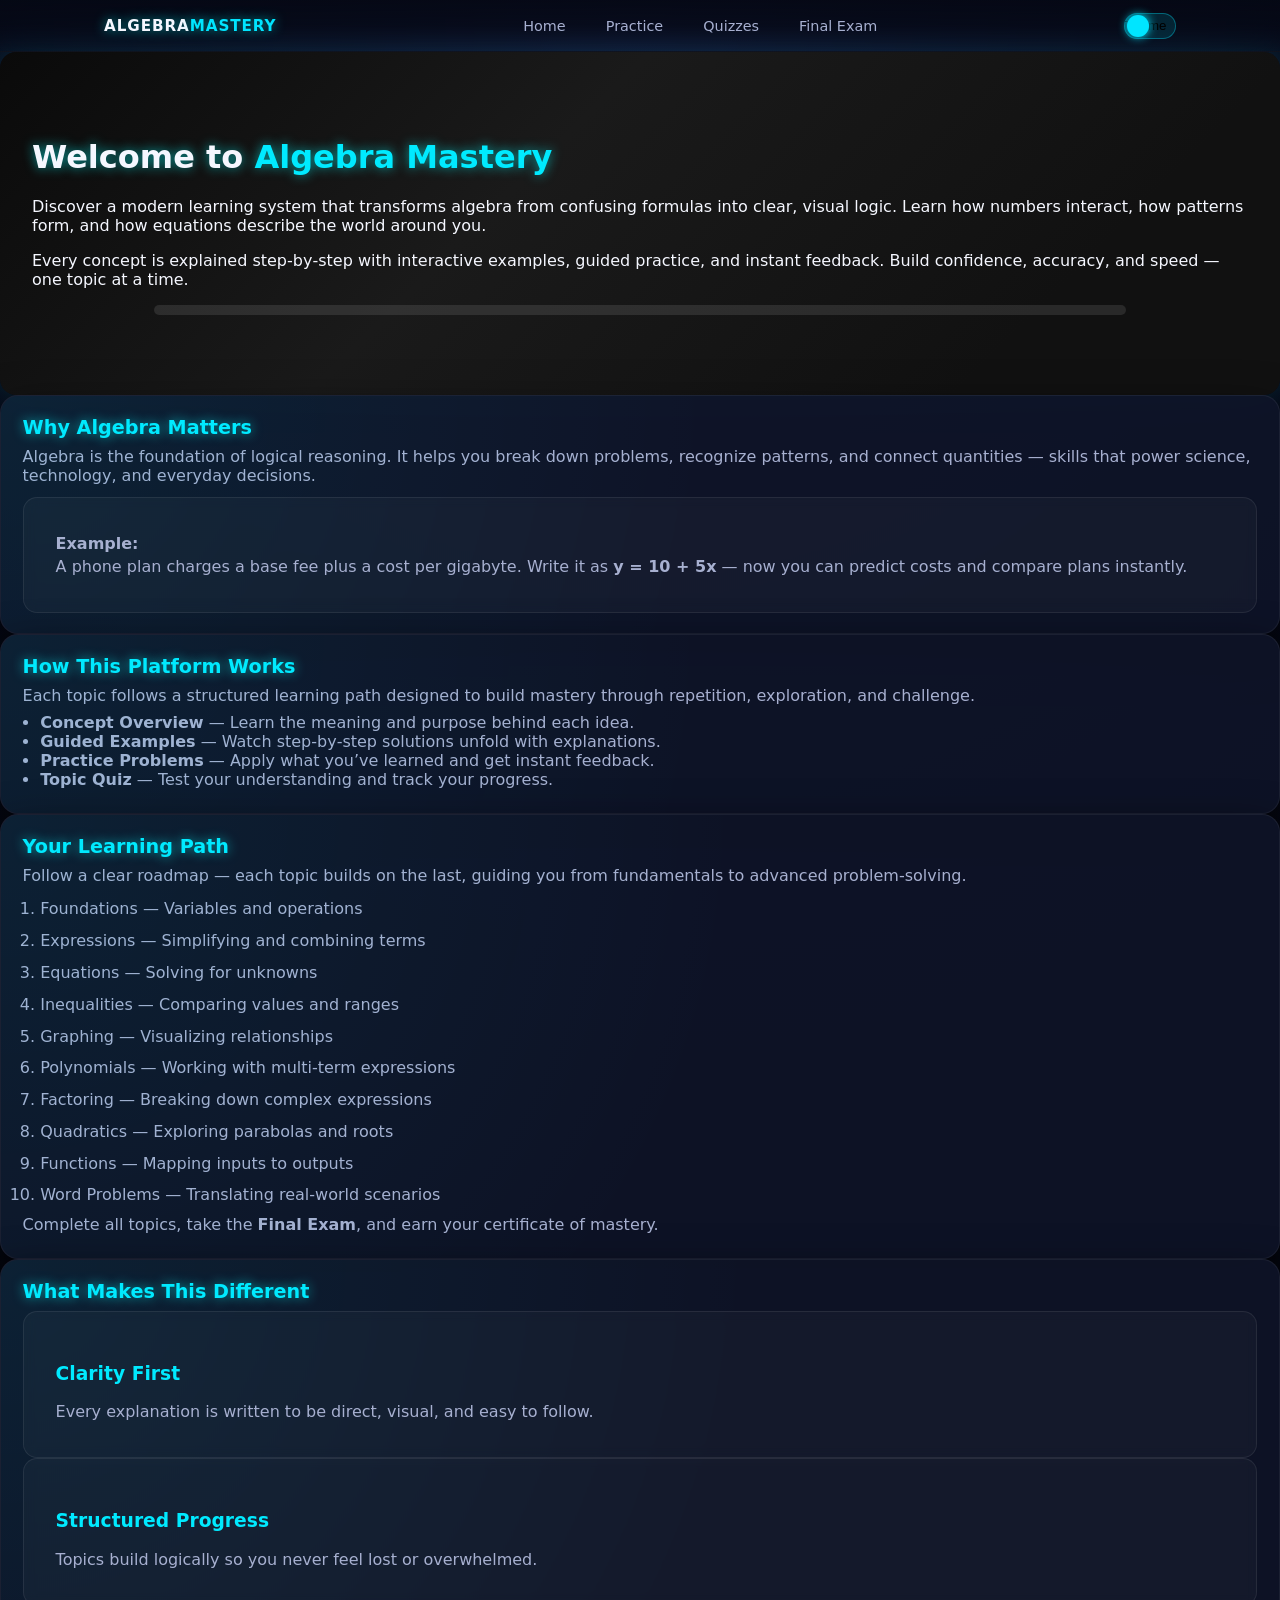
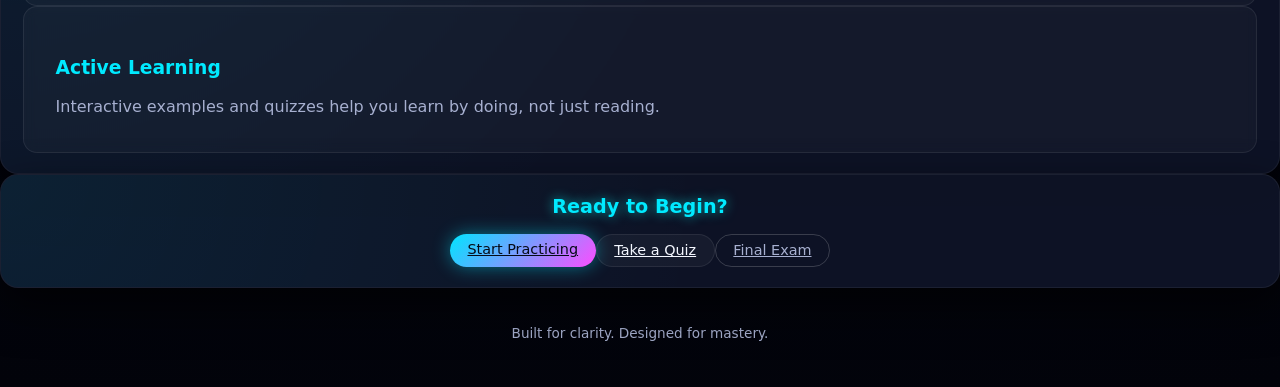
<file: index.html>
<!DOCTYPE html>
<html lang="en">
<head>
    <!-- basic setup -->
    <meta charset="UTF-8" />
    <meta name="viewport" content="width=device-width, initial-scale=1.0" />
    <title>Algebra Mastery | Home</title>

    <!-- favicon -->
    <link rel="icon" type="image/png" href="AFAVICON.png" sizes="48x48" />

    <!-- main stylesheet -->
    <link rel="stylesheet" href="style.css" />

    <!-- extra visual effects -->
    <style>
        /* glowing text */
        .glow { text-shadow: 0 0 12px rgba(0,255,255,0.6); }

        /* hero gradient background */
        .hero-gradient {
            background: linear-gradient(135deg, #0a0a0a, #1a1a1a 40%, #111 80%);
            padding: 4rem 2rem;
            border-radius: 16px;
            box-shadow: 0 0 40px rgba(0,255,255,0.15);
        }

        /* section cards */
        .section-card {
            background: rgba(255,255,255,0.03);
            padding: 2rem;
            border-radius: 14px;
            backdrop-filter: blur(6px);
            border: 1px solid rgba(255,255,255,0.08);
            transition: transform .3s ease, box-shadow .3s ease;
        }
        .section-card:hover {
            transform: translateY(-6px);
            box-shadow: 0 0 20px rgba(0,255,255,0.25);
        }

        /* neon color */
        .neon { color: #00eaff; }

        /* list hover animation */
        .practice-list li {
            padding: .4rem 0;
            transition: color .3s ease, transform .3s ease;
        }
        .practice-list li:hover {
            color: #00eaff;
            transform: translateX(6px);
        }

        /* smooth fade animation */
        .fade-in-up {
            opacity: 0;
            transform: translateY(20px);
            animation: fadeUp 1s forwards;
        }
        @keyframes fadeUp {
            to { opacity: 1; transform: translateY(0); }
        }

        /* button glow */
        .btn-primary:hover, .btn-secondary:hover, .btn-outline:hover {
            box-shadow: 0 0 12px #00eaff;
            transform: scale(1.05);
        }

        /* progress bar */
        .progress-bar {
            width: 80%;
            height: 10px;
            background: rgba(255,255,255,0.1);
            border-radius: 5px;
            margin: 1rem auto;
            overflow: hidden;
        }
        .progress-fill {
            width: 0%;
            height: 100%;
            background: #00eaff;
            transition: width 1s ease;
        }
    </style>

    <!-- main script -->
    <script type="module" src="script.js"></script>
</head>

<body>

<!-- top navigation -->
<header class="top-nav">
    <div class="top-nav-inner">
        <div class="logo glow">Algebra<span>Mastery</span></div>

        <nav class="nav-links">
            <a href="index.html">Home</a>
            <a href="practice.html">Practice</a>
            <a href="quizzes.html">Quizzes</a>
            <a href="finalexam.html">Final Exam</a>
        </nav>

        <button class="theme-toggle">
            <span class="theme-toggle-icon"></span>
            Theme
        </button>
    </div>
</header>

<!-- main content -->
<div class="page-shell fade-in-up">

    <!-- hero section -->
    <header class="section-header hero-gradient fade-in">
        <h1 class="glow">Welcome to <span class="neon">Algebra Mastery</span></h1>
        <p>
            Discover a modern learning system that transforms algebra from confusing formulas into clear, visual logic.
            Learn how numbers interact, how patterns form, and how equations describe the world around you.
        </p>
        <p>
            Every concept is explained step‑by‑step with interactive examples, guided practice, and instant feedback.
            Build confidence, accuracy, and speed — one topic at a time.
        </p>

        <!-- animated progress bar -->
        <div class="progress-bar">
            <div class="progress-fill" id="progress"></div>
        </div>
    </header>

    <!-- why algebra matters -->
    <section class="lesson-section fade-in">
        <h2 class="neon glow">Why Algebra Matters</h2>
        <p>
            Algebra is the foundation of logical reasoning. It helps you break down problems, recognize patterns,
            and connect quantities — skills that power science, technology, and everyday decisions.
        </p>
        <div class="example section-card">
            <p><strong>Example:</strong></p>
            <p>
                A phone plan charges a base fee plus a cost per gigabyte.
                Write it as <strong>y = 10 + 5x</strong> — now you can predict costs and compare plans instantly.
            </p>
        </div>
    </section>

    <!-- how it works -->
    <section class="lesson-section fade-in">
        <h2 class="neon glow">How This Platform Works</h2>
        <p>
            Each topic follows a structured learning path designed to build mastery through repetition, exploration, and challenge.
        </p>
        <ul>
            <li><strong>Concept Overview</strong> — Learn the meaning and purpose behind each idea.</li>
            <li><strong>Guided Examples</strong> — Watch step‑by‑step solutions unfold with explanations.</li>
            <li><strong>Practice Problems</strong> — Apply what you’ve learned and get instant feedback.</li>
            <li><strong>Topic Quiz</strong> — Test your understanding and track your progress.</li>
        </ul>
    </section>

    <!-- learning path -->
    <section class="lesson-section fade-in">
        <h2 class="neon glow">Your Learning Path</h2>
        <p>
            Follow a clear roadmap — each topic builds on the last, guiding you from fundamentals to advanced problem‑solving.
        </p>
        <ol class="practice-list">
            <li>Foundations — Variables and operations</li>
            <li>Expressions — Simplifying and combining terms</li>
            <li>Equations — Solving for unknowns</li>
            <li>Inequalities — Comparing values and ranges</li>
            <li>Graphing — Visualizing relationships</li>
            <li>Polynomials — Working with multi‑term expressions</li>
            <li>Factoring — Breaking down complex expressions</li>
            <li>Quadratics — Exploring parabolas and roots</li>
            <li>Functions — Mapping inputs to outputs</li>
            <li>Word Problems — Translating real‑world scenarios</li>
        </ol>
        <p class="text-soft">
            Complete all topics, take the <strong>Final Exam</strong>, and earn your certificate of mastery.
        </p>
    </section>

    <!-- features -->
    <section class="lesson-section fade-in">
        <h2 class="neon glow">What Makes This Different</h2>
        <div class="content-area" style="gap: var(--space-md);">
            <div class="section-card">
                <h3 class="neon">Clarity First</h3>
                <p>Every explanation is written to be direct, visual, and easy to follow.</p>
            </div>
            <div class="section-card">
                <h3 class="neon">Structured Progress</h3>
                <p>Topics build logically so you never feel lost or overwhelmed.</p>
            </div>
            <div class="section-card">
                <h3 class="neon">Active Learning</h3>
                <p>Interactive examples and quizzes help you learn by doing, not just reading.</p>
            </div>
        </div>
    </section>

    <!-- call to action -->
    <section class="lesson-section fade-in center">
        <h2 class="neon glow">Ready to Begin?</h2>
        <div class="mt-md" style="display:flex; justify-content:center; gap: var(--space-sm); flex-wrap:wrap;">
            <a class="btn-primary" href="practice.html">Start Practicing</a>
            <a class="btn-secondary" href="quizzes.html">Take a Quiz</a>
            <a class="btn-outline" href="finalexam.html">Final Exam</a>
        </div>
    </section>

</div>

<!-- footer -->
<footer class="site-footer">
    <p>Built for clarity. Designed for mastery.</p>
</footer>

<!-- quiz modal -->
<div class="modal-backdrop">
    <div class="modal">

        <!-- modal header -->
        <div class="modal-header">
            <h3 class="modal-title">Quiz</h3>
            <button class="modal-close">✕</button>
        </div>

        <!-- modal body -->
        <div class="modal-body">
            <!-- dynamic quiz content loads here -->
        </div>
    </div>
</div>

</body>
</html>
</file>
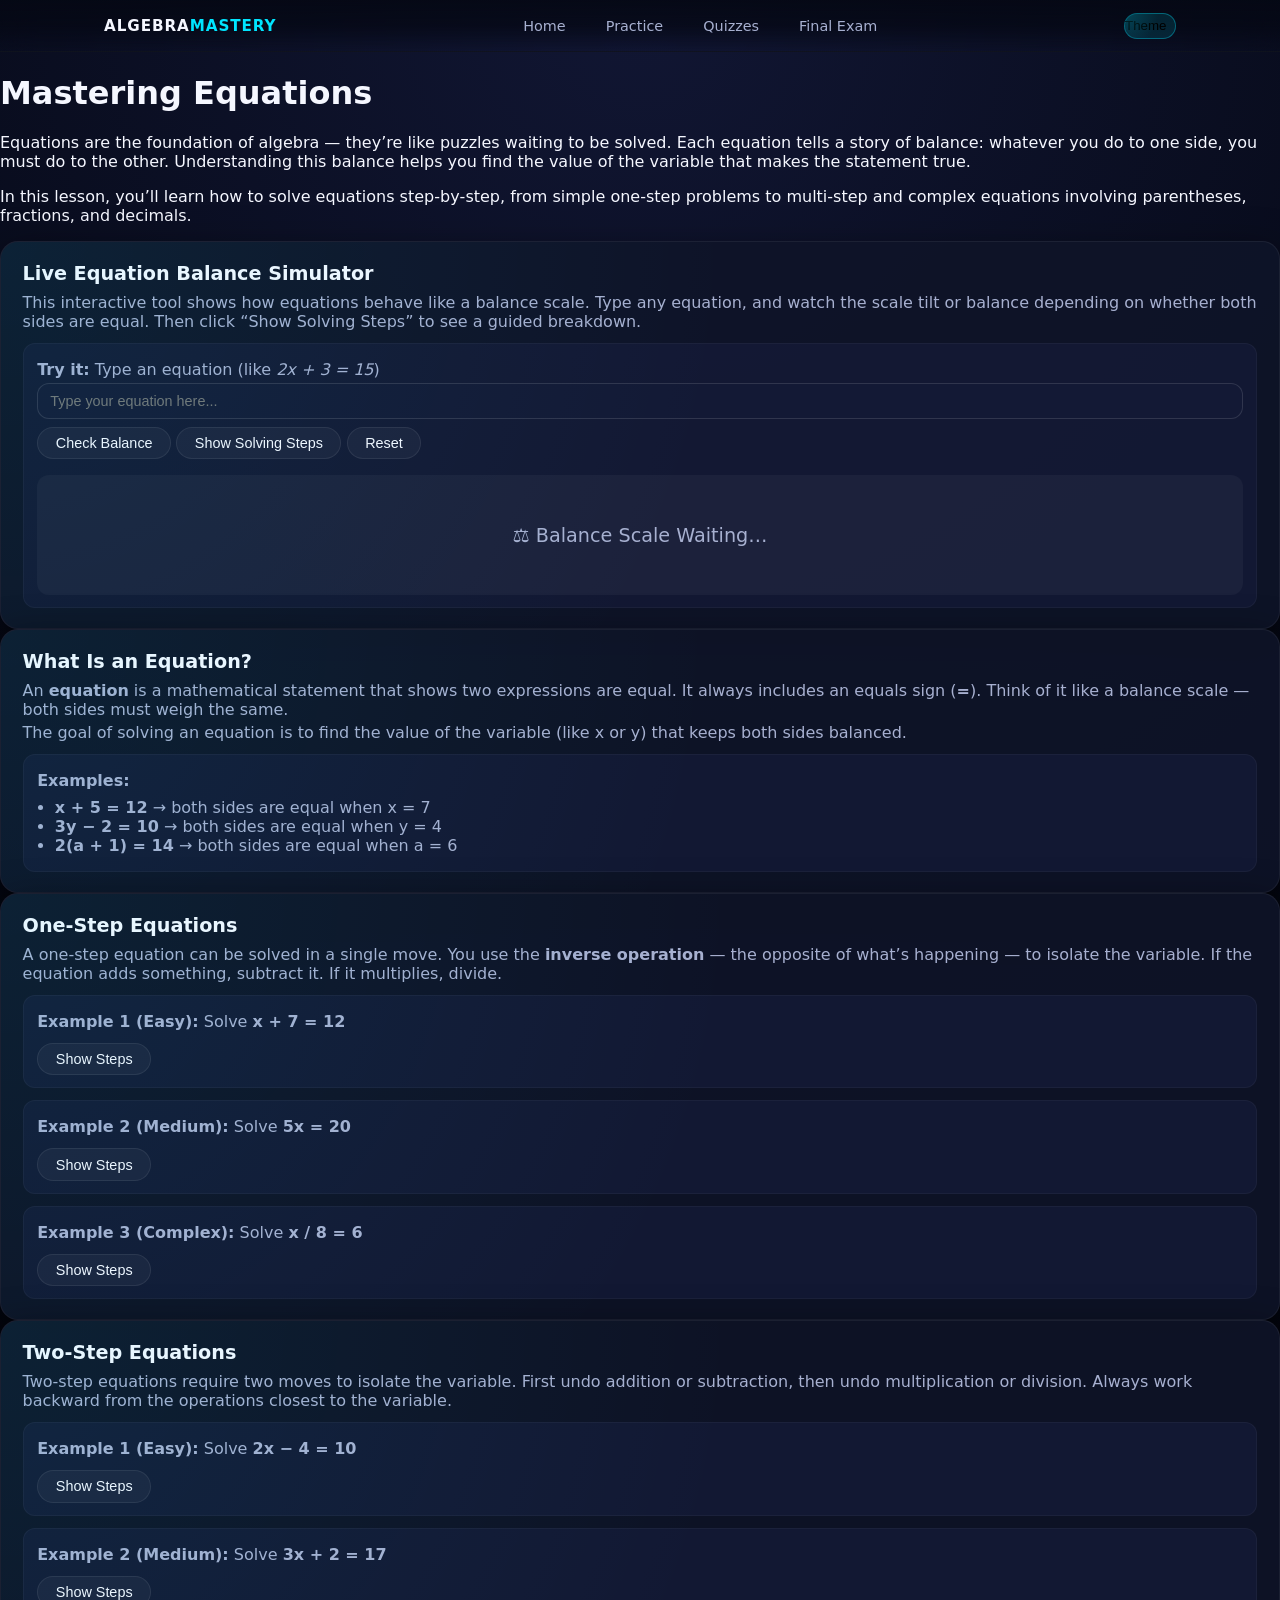
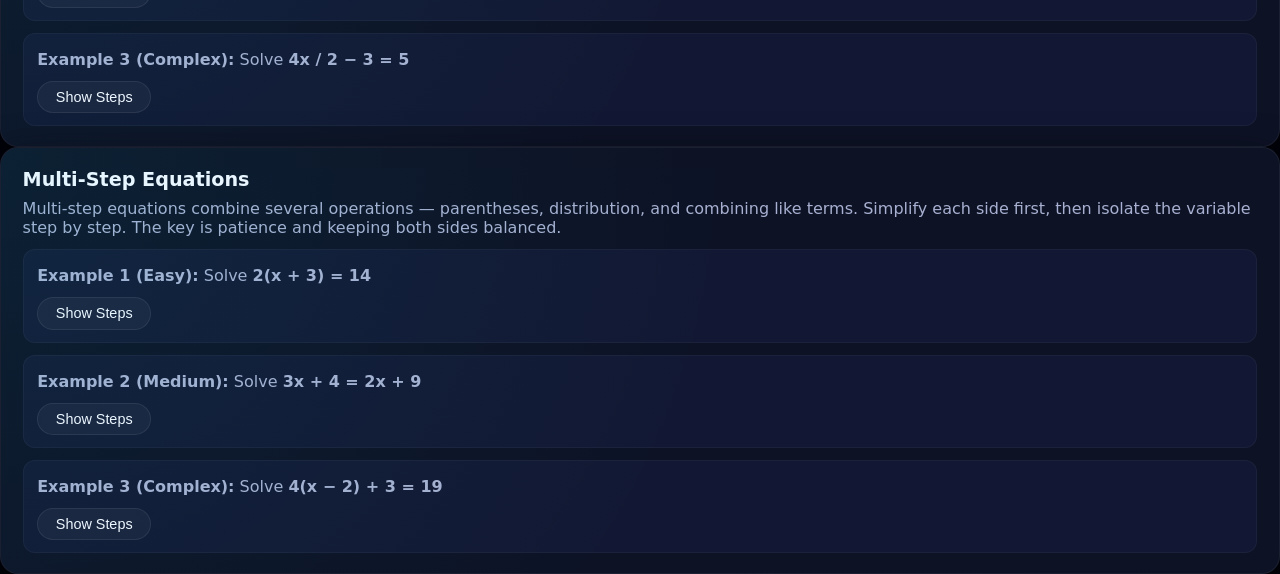
<file: equations.html>
<!DOCTYPE html>
<html lang="en">
<head>
    <meta charset="UTF-8" />
    <meta name="viewport" content="width=device-width, initial-scale=1.0" />
    <title>Equations | Algebra Mastery</title>
    <link rel="stylesheet" href="style.css" />
    <script type="module" src="script.js"></script>
</head>

<body>

<header class="top-nav">
    <div class="top-nav-inner">
        <div class="logo">Algebra<span>Mastery</span></div>

        <nav class="nav-links">
            <a href="index.html">Home</a>
            <a href="practice.html">Practice</a>
            <a href="quizzes.html">Quizzes</a>
            <a href="finalexam.html">Final Exam</a>
        </nav>

        <button class="theme-toggle">Theme</button>
    </div>
</header>

<div class="page-shell fade-in-up">

    <header class="section-header">
        <h1>Mastering <span class="neon">Equations</span></h1>
        <p>
            Equations are the foundation of algebra — they’re like puzzles waiting to be solved.
            Each equation tells a story of balance: whatever you do to one side, you must do to the other.
            Understanding this balance helps you find the value of the variable that makes the statement true.
        </p>
        <p>
            In this lesson, you’ll learn how to solve equations step‑by‑step, from simple one‑step problems
            to multi‑step and complex equations involving parentheses, fractions, and decimals.
        </p>
    </header>

    <div class="layout-two-column">

        <section class="content-area">

            <section class="lesson-section fade-in">
                <h2 class="neon">Live Equation Balance Simulator</h2>
                <p>
                    This interactive tool shows how equations behave like a balance scale.
                    Type any equation, and watch the scale tilt or balance depending on whether
                    both sides are equal. Then click “Show Solving Steps” to see a guided breakdown.
                </p>

                <div class="interactive-example">
                    <p><strong>Try it:</strong> Type an equation (like <em>2x + 3 = 15</em>)</p>

                    <input type="text" id="balance-input" placeholder="Type your equation here..." />

                    <button class="btn-secondary" id="balance-check">Check Balance</button>
                    <button class="btn-secondary" id="balance-steps">Show Solving Steps</button>
                    <button class="btn-secondary" id="balance-reset">Reset</button>

                    <div id="balance-output" class="answer hidden"></div>

                    <div id="balance-visual" style="
                        margin-top: 1rem;
                        height: 120px;
                        background: rgba(255,255,255,0.04);
                        border-radius: 12px;
                        display: flex;
                        align-items: center;
                        justify-content: center;
                        font-size: 1.2rem;
                        color: var(--text-soft);
                        transition: transform 0.4s ease;
                    ">
                        ⚖️ Balance Scale Waiting…
                    </div>
                </div>
            </section>


            <section class="lesson-section fade-in">
                <h2 class="neon">What Is an Equation?</h2>
                <p>
                    An <strong>equation</strong> is a mathematical statement that shows two expressions are equal.
                    It always includes an equals sign (<strong>=</strong>).
                    Think of it like a balance scale — both sides must weigh the same.
                </p>
                <p>
                    The goal of solving an equation is to find the value of the variable (like x or y)
                    that keeps both sides balanced.
                </p>

                <div class="example">
                    <p><strong>Examples:</strong></p>
                    <ul>
                        <li><strong>x + 5 = 12</strong> → both sides are equal when x = 7</li>
                        <li><strong>3y − 2 = 10</strong> → both sides are equal when y = 4</li>
                        <li><strong>2(a + 1) = 14</strong> → both sides are equal when a = 6</li>
                    </ul>
                </div>
            </section>

            <section class="lesson-section fade-in">
                <h2 class="neon">One‑Step Equations</h2>
                <p>
                    A one‑step equation can be solved in a single move.
                    You use the <strong>inverse operation</strong> — the opposite of what’s happening — to isolate the variable.
                    If the equation adds something, subtract it. If it multiplies, divide.
                </p>

                <div class="interactive-example">
                    <p><strong>Example 1 (Easy):</strong> Solve <strong>x + 7 = 12</strong></p>
                    <button class="btn-secondary" data-reveal="eq1">Show Steps</button>
                    <p id="eq1" class="answer hidden">
                        Subtract 7 from both sides → x = <strong>5</strong>.
                    </p>
                </div>

                <div class="interactive-example">
                    <p><strong>Example 2 (Medium):</strong> Solve <strong>5x = 20</strong></p>
                    <button class="btn-secondary" data-reveal="eq1b">Show Steps</button>
                    <p id="eq1b" class="answer hidden">
                        Divide both sides by 5 → x = <strong>4</strong>.
                    </p>
                </div>

                <div class="interactive-example">
                    <p><strong>Example 3 (Complex):</strong> Solve <strong>x / 8 = 6</strong></p>
                    <button class="btn-secondary" data-reveal="eq1c">Show Steps</button>
                    <p id="eq1c" class="answer hidden">
                        Multiply both sides by 8 → x = <strong>48</strong>.
                    </p>
                </div>
            </section>

            <section class="lesson-section fade-in">
                <h2 class="neon">Two‑Step Equations</h2>
                <p>
                    Two‑step equations require two moves to isolate the variable.
                    First undo addition or subtraction, then undo multiplication or division.
                    Always work backward from the operations closest to the variable.
                </p>

                <div class="interactive-example">
                    <p><strong>Example 1 (Easy):</strong> Solve <strong>2x − 4 = 10</strong></p>
                    <button class="btn-secondary" data-reveal="eq2">Show Steps</button>
                    <p id="eq2" class="answer hidden">
                        Add 4 to both sides → 2x = 14 → divide by 2 → x = <strong>7</strong>.
                    </p>
                </div>

                <div class="interactive-example">
                    <p><strong>Example 2 (Medium):</strong> Solve <strong>3x + 2 = 17</strong></p>
                    <button class="btn-secondary" data-reveal="eq2b">Show Steps</button>
                    <p id="eq2b" class="answer hidden">
                        Subtract 2 → 3x = 15 → divide by 3 → x = <strong>5</strong>.
                    </p>
                </div>

                <div class="interactive-example">
                    <p><strong>Example 3 (Complex):</strong> Solve <strong>4x / 2 − 3 = 5</strong></p>
                    <button class="btn-secondary" data-reveal="eq2c">Show Steps</button>
                    <p id="eq2c" class="answer hidden">
                        Add 3 → 4x / 2 = 8 → multiply both sides by 2 → 4x = 16 → divide by 4 → x = <strong>4</strong>.
                    </p>
                </div>
            </section>

            <section class="lesson-section fade-in">
                <h2 class="neon">Multi‑Step Equations</h2>
                <p>
                    Multi‑step equations combine several operations — parentheses, distribution, and combining like terms.
                    Simplify each side first, then isolate the variable step by step.
                    The key is patience and keeping both sides balanced.
                </p>

                <div class="interactive-example">
                    <p><strong>Example 1 (Easy):</strong> Solve <strong>2(x + 3) = 14</strong></p>
                    <button class="btn-secondary" data-reveal="eq3">Show Steps</button>
                    <p id="eq3" class="answer hidden">
                        Distribute → 2x + 6 = 14 → subtract 6 → 2x = 8 → divide by 2 → x = <strong>4</strong>.
                    </p>
                </div>

                <div class="interactive-example">
                    <p><strong>Example 2 (Medium):</strong> Solve <strong>3x + 4 = 2x + 9</strong></p>
                    <button class="btn-secondary" data-reveal="eq3b">Show Steps</button>
                    <p id="eq3b" class="answer hidden">
                        Subtract 2x from both sides → x + 4 = 9 → subtract 4 → x = <strong>5</strong>.
                    </p>
                </div>

                <div class="interactive-example">
                    <p><strong>Example 3 (Complex):</strong> Solve <strong>4(x − 2) + 3 = 19</strong></p>
                    <button class="btn-secondary" data-reveal="eq3c">Show Steps</button>
                    <p id="eq3c" class="answer hidden">
                        Distribute → 4x − 8 + 3 = 19 → combine like terms → 4x − 5 = 19 → add 5 → 4x = 24 → divide by 4 → x = <strong>6</strong>.
                    </p>
                </div>
            </section>

        </section>

    </div>

</div>

</body>
</html>
</file>
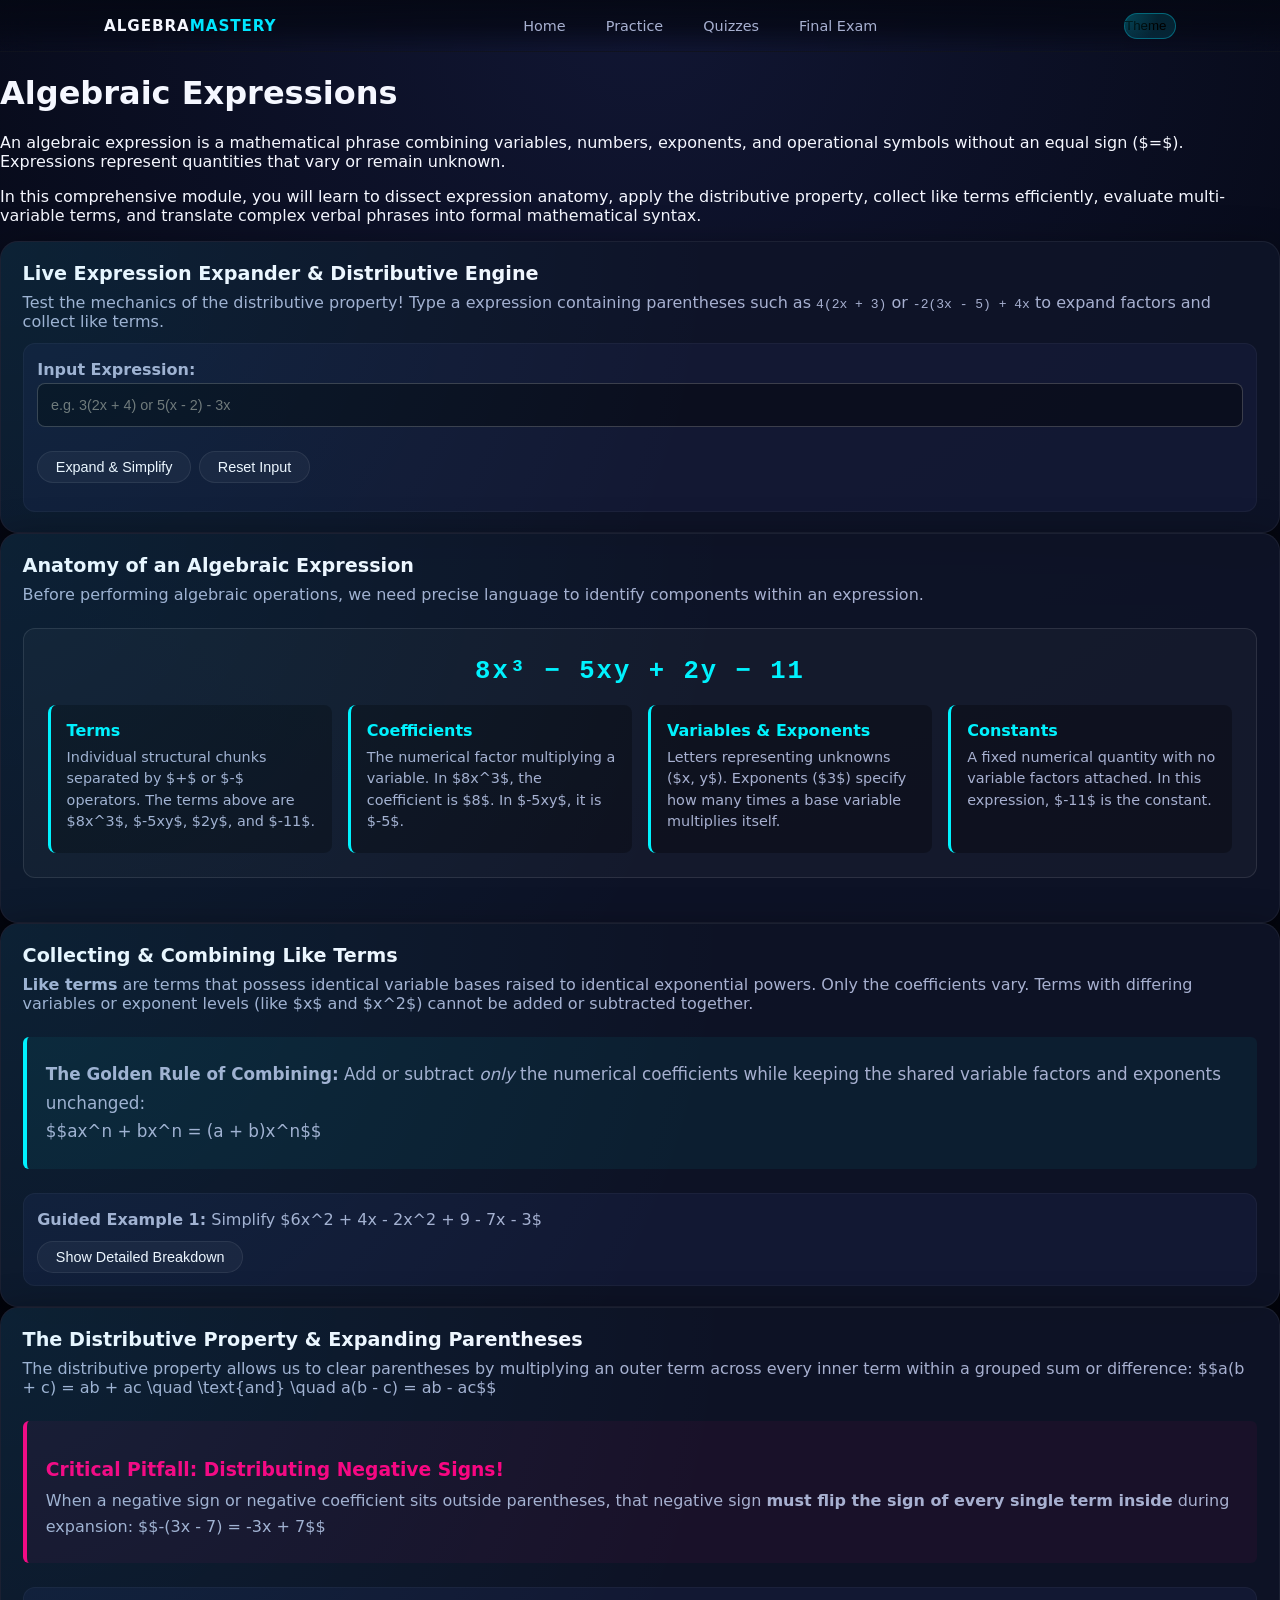
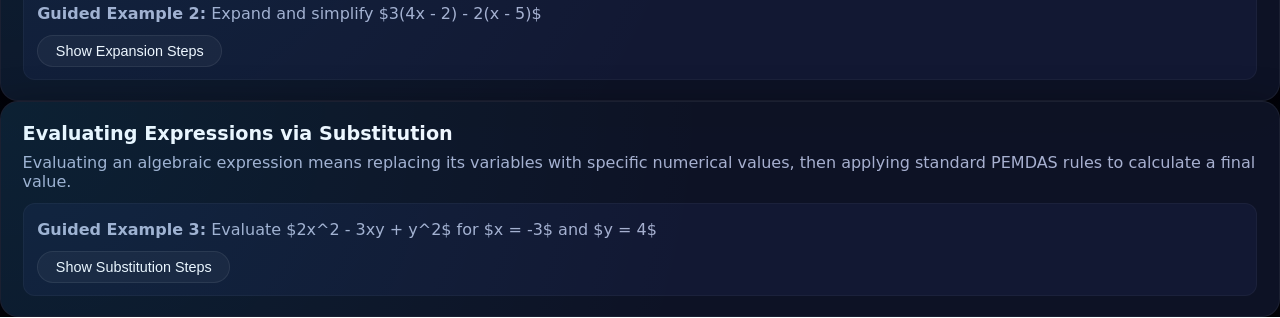
<file: expressions.html>
<!DOCTYPE html>
<html lang="en">
<head>
    <meta charset="UTF-8" />
    <meta name="viewport" content="width=device-width, initial-scale=1.0" />
    <title>Expressions | Algebra Mastery</title>
    <link rel="stylesheet" href="style.css" />
    <script type="module" src="script.js"></script>
</head>

<body>

<header class="top-nav">
    <div class="top-nav-inner">
        <div class="logo">Algebra<span>Mastery</span></div>

        <nav class="nav-links">
            <a href="index.html">Home</a>
            <a href="practice.html">Practice</a>
            <a href="quizzes.html">Quizzes</a>
            <a href="finalexam.html">Final Exam</a>
        </nav>

        <button class="theme-toggle">Theme</button>
    </div>
</header>

<div class="page-shell fade-in-up">

    <header class="section-header">
        <h1>Algebraic <span class="neon">Expressions</span></h1>
        <p>
            An algebraic expression is a mathematical phrase combining variables, numbers, exponents, and operational symbols without an equal sign ($=$). Expressions represent quantities that vary or remain unknown.
        </p>
        <p>
            In this comprehensive module, you will learn to dissect expression anatomy, apply the distributive property, collect like terms efficiently, evaluate multi-variable terms, and translate complex verbal phrases into formal mathematical syntax.
        </p>
    </header>

    <div class="layout-two-column">

        <section class="content-area">

            <section class="lesson-section fade-in">
                <h2 class="neon">Live Expression Expander & Distributive Engine</h2>
                <p>
                    Test the mechanics of the distributive property! Type a expression containing parentheses such as <code>4(2x + 3)</code> or <code>-2(3x - 5) + 4x</code> to expand factors and collect like terms.
                </p>

                <div class="interactive-example">
                    <p><strong>Input Expression:</strong></p>
                    <input type="text" id="expr-input" placeholder="e.g. 3(2x + 4) or 5(x - 2) - 3x" style="width: 100%; padding: 0.8rem; border-radius: 8px; background: rgba(0,0,0,0.4); color: #fff; border: 1px solid rgba(255,255,255,0.2); margin-bottom: 1rem;" />

                    <div style="display: flex; gap: 0.5rem; margin-bottom: 1rem;">
                        <button class="btn-secondary" id="expr-expand">Expand & Simplify</button>
                        <button class="btn-secondary" id="expr-reset">Reset Input</button>
                    </div>

                    <div id="expr-output" class="answer hidden"></div>
                </div>
            </section>

            <section class="lesson-section fade-in">
                <h2 class="neon">Anatomy of an Algebraic Expression</h2>
                <p>
                    Before performing algebraic operations, we need precise language to identify components within an expression.
                </p>

                <div style="background: rgba(255,255,255,0.03); border: 1px solid rgba(255,255,255,0.1); border-radius: 12px; padding: 1.5rem; margin: 1.5rem 0;">
                    <p style="font-size: 1.6rem; text-align: center; color: #00f2fe; font-family: monospace; letter-spacing: 2px; margin-bottom: 1.2rem;">
                        <strong>8x³ − 5xy + 2y − 11</strong>
                    </p>

                    <div style="display: grid; grid-template-columns: repeat(auto-fit, minmax(220px, 1fr)); gap: 1rem;">
                        <div style="background: rgba(0,0,0,0.3); padding: 1rem; border-radius: 8px; border-left: 3px solid #00f2fe;">
                            <strong style="color: #00f2fe;">Terms</strong>
                            <p style="font-size: 0.9rem; margin-top: 0.4rem; line-height: 1.5;">
                                Individual structural chunks separated by $+$ or $-$ operators. The terms above are $8x^3$, $-5xy$, $2y$, and $-11$.
                            </p>
                        </div>

                        <div style="background: rgba(0,0,0,0.3); padding: 1rem; border-radius: 8px; border-left: 3px solid #00f2fe;">
                            <strong style="color: #00f2fe;">Coefficients</strong>
                            <p style="font-size: 0.9rem; margin-top: 0.4rem; line-height: 1.5;">
                                The numerical factor multiplying a variable. In $8x^3$, the coefficient is $8$. In $-5xy$, it is $-5$.
                            </p>
                        </div>

                        <div style="background: rgba(0,0,0,0.3); padding: 1rem; border-radius: 8px; border-left: 3px solid #00f2fe;">
                            <strong style="color: #00f2fe;">Variables & Exponents</strong>
                            <p style="font-size: 0.9rem; margin-top: 0.4rem; line-height: 1.5;">
                                Letters representing unknowns ($x, y$). Exponents ($3$) specify how many times a base variable multiplies itself.
                            </p>
                        </div>

                        <div style="background: rgba(0,0,0,0.3); padding: 1rem; border-radius: 8px; border-left: 3px solid #00f2fe;">
                            <strong style="color: #00f2fe;">Constants</strong>
                            <p style="font-size: 0.9rem; margin-top: 0.4rem; line-height: 1.5;">
                                A fixed numerical quantity with no variable factors attached. In this expression, $-11$ is the constant.
                            </p>
                        </div>
                    </div>
                </div>
            </section>

            <section class="lesson-section fade-in">
                <h2 class="neon">Collecting & Combining Like Terms</h2>
                <p>
                    <strong>Like terms</strong> are terms that possess identical variable bases raised to identical exponential powers. Only the coefficients vary. Terms with differing variables or exponent levels (like $x$ and $x^2$) cannot be added or subtracted together.
                </p>

                <div style="background: rgba(0, 242, 254, 0.05); border-left: 4px solid #00f2fe; padding: 1.2rem; margin: 1.5rem 0; border-radius: 6px;">
                    <p style="font-size: 1.05rem; line-height: 1.7;">
                        <strong>The Golden Rule of Combining:</strong> Add or subtract <em>only</em> the numerical coefficients while keeping the shared variable factors and exponents unchanged:
                        <br />
                        $$ax^n + bx^n = (a + b)x^n$$
                    </p>
                </div>

                <div class="interactive-example">
                    <p><strong>Guided Example 1:</strong> Simplify $6x^2 + 4x - 2x^2 + 9 - 7x - 3$</p>
                    <button class="btn-secondary" data-reveal="exp-ex1">Show Detailed Breakdown</button>
                    <div id="exp-ex1" class="answer hidden" style="margin-top: 1rem;">
                        <p><strong>Step 1 (Identify and group like terms):</strong></p>
                        <p style="padding-left: 1rem;">• Group $x^2$ terms: $6x^2 - 2x^2$</p>
                        <p style="padding-left: 1rem;">• Group linear $x$ terms: $4x - 7x$</p>
                        <p style="padding-left: 1rem;">• Group constant terms: $9 - 3$</p>
                        <p><strong>Step 2 (Combine coefficients):</strong></p>
                        <p style="padding-left: 1rem;">• $x^2$ terms: $(6 - 2)x^2 = 4x^2$</p>
                        <p style="padding-left: 1rem;">• $x$ terms: $(4 - 7)x = -3x$</p>
                        <p style="padding-left: 1rem;">• Constants: $9 - 3 = 6$</p>
                        <p><strong>Final Simplified Expression:</strong> $\mathbf{4x^2 - 3x + 6}$</p>
                    </div>
                </div>
            </section>

            <section class="lesson-section fade-in">
                <h2 class="neon">The Distributive Property & Expanding Parentheses</h2>
                <p>
                    The distributive property allows us to clear parentheses by multiplying an outer term across every inner term within a grouped sum or difference:
                    $$a(b + c) = ab + ac \quad \text{and} \quad a(b - c) = ab - ac$$
                </p>

                <div style="background: rgba(255, 0, 127, 0.05); border-left: 4px solid #ff007f; padding: 1.2rem; margin: 1.5rem 0; border-radius: 6px;">
                    <h3 style="color: #ff007f; margin-bottom: 0.5rem;">Critical Pitfall: Distributing Negative Signs!</h3>
                    <p style="line-height: 1.6;">
                        When a negative sign or negative coefficient sits outside parentheses, that negative sign <strong>must flip the sign of every single term inside</strong> during expansion:
                        $$-(3x - 7) = -3x + 7$$
                    </p>
                </div>

                <div class="interactive-example">
                    <p><strong>Guided Example 2:</strong> Expand and simplify $3(4x - 2) - 2(x - 5)$</p>
                    <button class="btn-secondary" data-reveal="exp-ex2">Show Expansion Steps</button>
                    <div id="exp-ex2" class="answer hidden" style="margin-top: 1rem;">
                        <p><strong>Step 1 (Distribute 3 into first binomial):</strong> $3 \times 4x - 3 \times 2 = 12x - 6$</p>
                        <p><strong>Step 2 (Distribute -2 into second binomial):</strong> $-2 \times x - (-2) \times 5 = -2x + 10$</p>
                        <p><strong>Step 3 (Reassemble expanded terms):</strong> $12x - 6 - 2x + 10$</p>
                        <p><strong>Step 4 (Collect like terms):</strong> $(12x - 2x) + (-6 + 10) = \mathbf{10x + 4}$</p>
                    </div>
                </div>
            </section>

            <section class="lesson-section fade-in">
                <h2 class="neon">Evaluating Expressions via Substitution</h2>
                <p>
                    Evaluating an algebraic expression means replacing its variables with specific numerical values, then applying standard PEMDAS rules to calculate a final value.
                </p>

                <div class="interactive-example">
                    <p><strong>Guided Example 3:</strong> Evaluate $2x^2 - 3xy + y^2$ for $x = -3$ and $y = 4$</p>
                    <button class="btn-secondary" data-reveal="exp-ex3">Show Substitution Steps</button>
                    <div id="exp-ex3" class="answer hidden" style="margin-top: 1rem;">
                        <p><strong>Step 1 (Substitute with safety parentheses):</strong></p>
                        <p style="padding-left: 1rem;">$2(-3)^2 - 3(-3)(4) + (4)^2$</p>
                        <p><strong>Step 2 (Compute all exponents):</strong></p>
                        <p style="padding-left: 1rem;">$(-3)^2 = 9$ and $4^2 = 16 \implies 2(9) - 3(-3)(4) + 16$</p>
                        <p><strong>Step 3 (Compute all multiplications):</strong></p>
                        <p style="padding-left: 1rem;">$2(9) = 18$ and $-3(-3)(4) = +36 \implies 18 + 36 + 16$</p>
                        <p><strong>Step 4 (Add values):</strong></p>
                        <p style="padding-left: 1rem;">$18 + 36 + 16 = \mathbf{70}$</p>
                    </div>
                </div>
            </section>

        </section>

    </div>

</div>

</body>
</html>
</file>
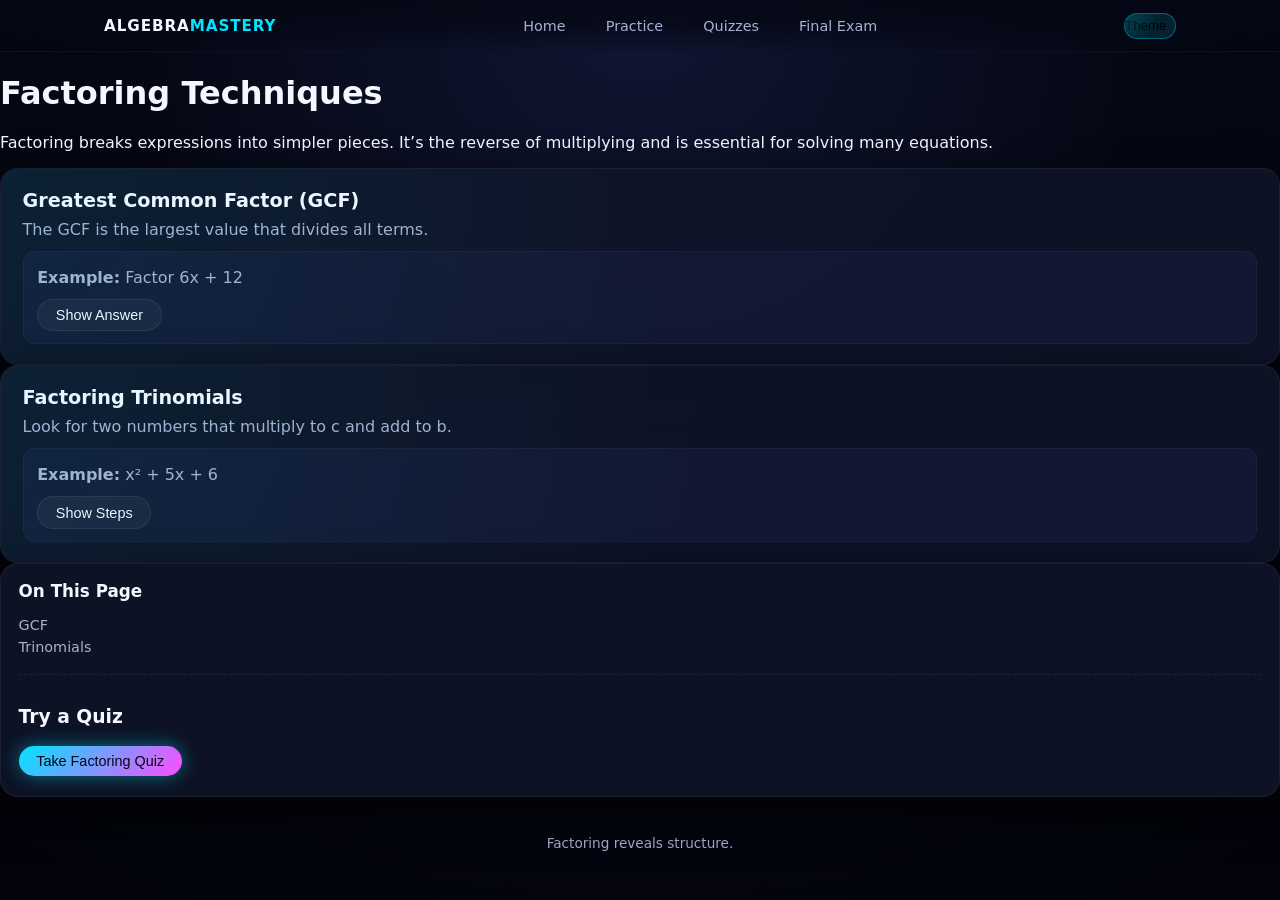
<file: factoring.html>
<!DOCTYPE html>
<html lang="en">
<head>
    <meta charset="UTF-8" />
    <meta name="viewport" content="width=device-width, initial-scale=1.0" />
    <title>Factoring | Algebra Mastery</title>
    <link rel="stylesheet" href="style.css" />
    <script type="module" src="script.js"></script>
</head>

<body>

<header class="top-nav">
    <div class="top-nav-inner">
        <div class="logo">Algebra<span>Mastery</span></div>

        <nav class="nav-links">
            <a href="index.html">Home</a>
            <a href="practice.html">Practice</a>
            <a href="quizzes.html">Quizzes</a>
            <a href="finalexam.html">Final Exam</a>
        </nav>

        <button class="theme-toggle">Theme</button>
    </div>
</header>

<div class="page-shell fade-in-up">

    <header class="section-header">
        <h1><span class="neon">Factoring</span> Techniques</h1>
        <p>
            Factoring breaks expressions into simpler pieces. It’s the reverse of
            multiplying and is essential for solving many equations.
        </p>
    </header>

    <div class="layout-two-column">

        <section class="content-area">

            <!-- GCF -->
            <section class="lesson-section fade-in">
                <h2 class="neon">Greatest Common Factor (GCF)</h2>
                <p>
                    The GCF is the largest value that divides all terms.
                </p>

                <div class="interactive-example">
                    <p><strong>Example:</strong> Factor 6x + 12</p>
                    <button class="btn-secondary" data-reveal="fac1">Show Answer</button>
                    <p id="fac1" class="answer hidden">
                        GCF = 6 → <strong>6(x + 2)</strong>
                    </p>
                </div>
            </section>

            <!-- TRINOMIALS -->
            <section class="lesson-section fade-in">
                <h2 class="neon">Factoring Trinomials</h2>
                <p>
                    Look for two numbers that multiply to c and add to b.
                </p>

                <div class="interactive-example">
                    <p><strong>Example:</strong> x² + 5x + 6</p>
                    <button class="btn-secondary" data-reveal="fac2">Show Steps</button>
                    <p id="fac2" class="answer hidden">
                        Numbers: 2 and 3 → (x + 2)(x + 3)
                    </p>
                </div>
            </section>

        </section>

        <!-- SIDEBAR -->
        <aside class="sidebar slide-in-right">
            <h2 class="neon">On This Page</h2>
            <ul class="outline-list">
                <li>GCF</li>
                <li>Trinomials</li>
            </ul>

            <div class="sidebar-card">
                <h3 class="neon">Try a Quiz</h3>
                <button class="btn-primary" onclick="quizEngine.startQuiz('factoring')">
                    Take Factoring Quiz
                </button>
            </div>
        </aside>

    </div>

</div>

<footer class="site-footer">
    <p>Factoring reveals structure.</p>
</footer>

<!-- MODAL -->
<div class="modal-backdrop">
    <div class="modal">
        <div class="modal-header">
            <h3 class="modal-title">Quiz</h3>
            <button class="modal-close">✕</button>
        </div>
        <div class="modal-body"></div>
    </div>
</div>

</body>
</html>
</file>
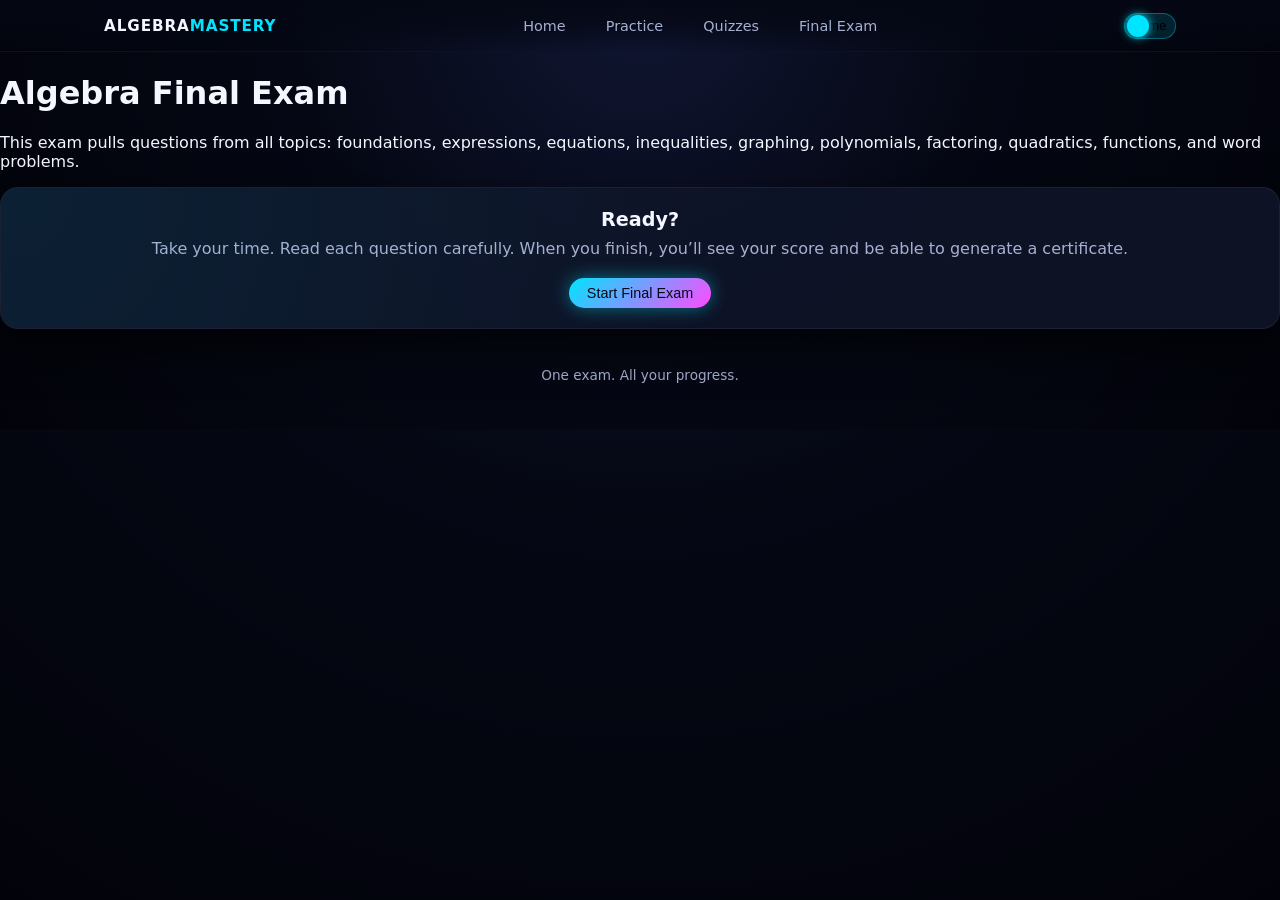
<file: finalexam.html>
<!DOCTYPE html>
<html lang="en">
<head>
    <meta charset="UTF-8" />
    <meta name="viewport" content="width=device-width, initial-scale=1.0" />
    <title>Algebra Mastery | Final Exam</title>
    <link rel="stylesheet" href="style.css" />
    <script type="module" src="script.js"></script>
</head>

<body>

<header class="top-nav">
    <div class="top-nav-inner">
        <div class="logo">Algebra<span>Mastery</span></div>

        <nav class="nav-links">
            <a href="index.html">Home</a>
            <a href="practice.html">Practice</a>
            <a href="quizzes.html">Quizzes</a>
            <a href="finalexam.html">Final Exam</a>
        </nav>

        <button class="theme-toggle">
            <span class="theme-toggle-icon"></span>
            Theme
        </button>
    </div>
</header>

<div class="page-shell fade-in-up">

    <header class="section-header">
        <h1>Algebra <span class="neon">Final Exam</span></h1>
        <p>
            This exam pulls questions from all topics: foundations, expressions,
            equations, inequalities, graphing, polynomials, factoring,
            quadratics, functions, and word problems.
        </p>
    </header>

    <section class="lesson-section fade-in center">
        <h2 class="neon">Ready?</h2>
        <p class="text-soft">
            Take your time. Read each question carefully. When you finish, you’ll
            see your score and be able to generate a certificate.
        </p>

        <button class="btn-primary mt-md" onclick="quizEngine.startFinalExam()">
            Start Final Exam
        </button>
    </section>

</div>

<footer class="site-footer">
    <p>One exam. All your progress.</p>
</footer>

<!-- MODAL -->
<div class="modal-backdrop">
    <div class="modal">
        <div class="modal-header">
            <h3 class="modal-title">Final Exam</h3>
            <button class="modal-close">✕</button>
        </div>
        <div class="modal-body"></div>
    </div>
</div>

</body>
</html>
</file>
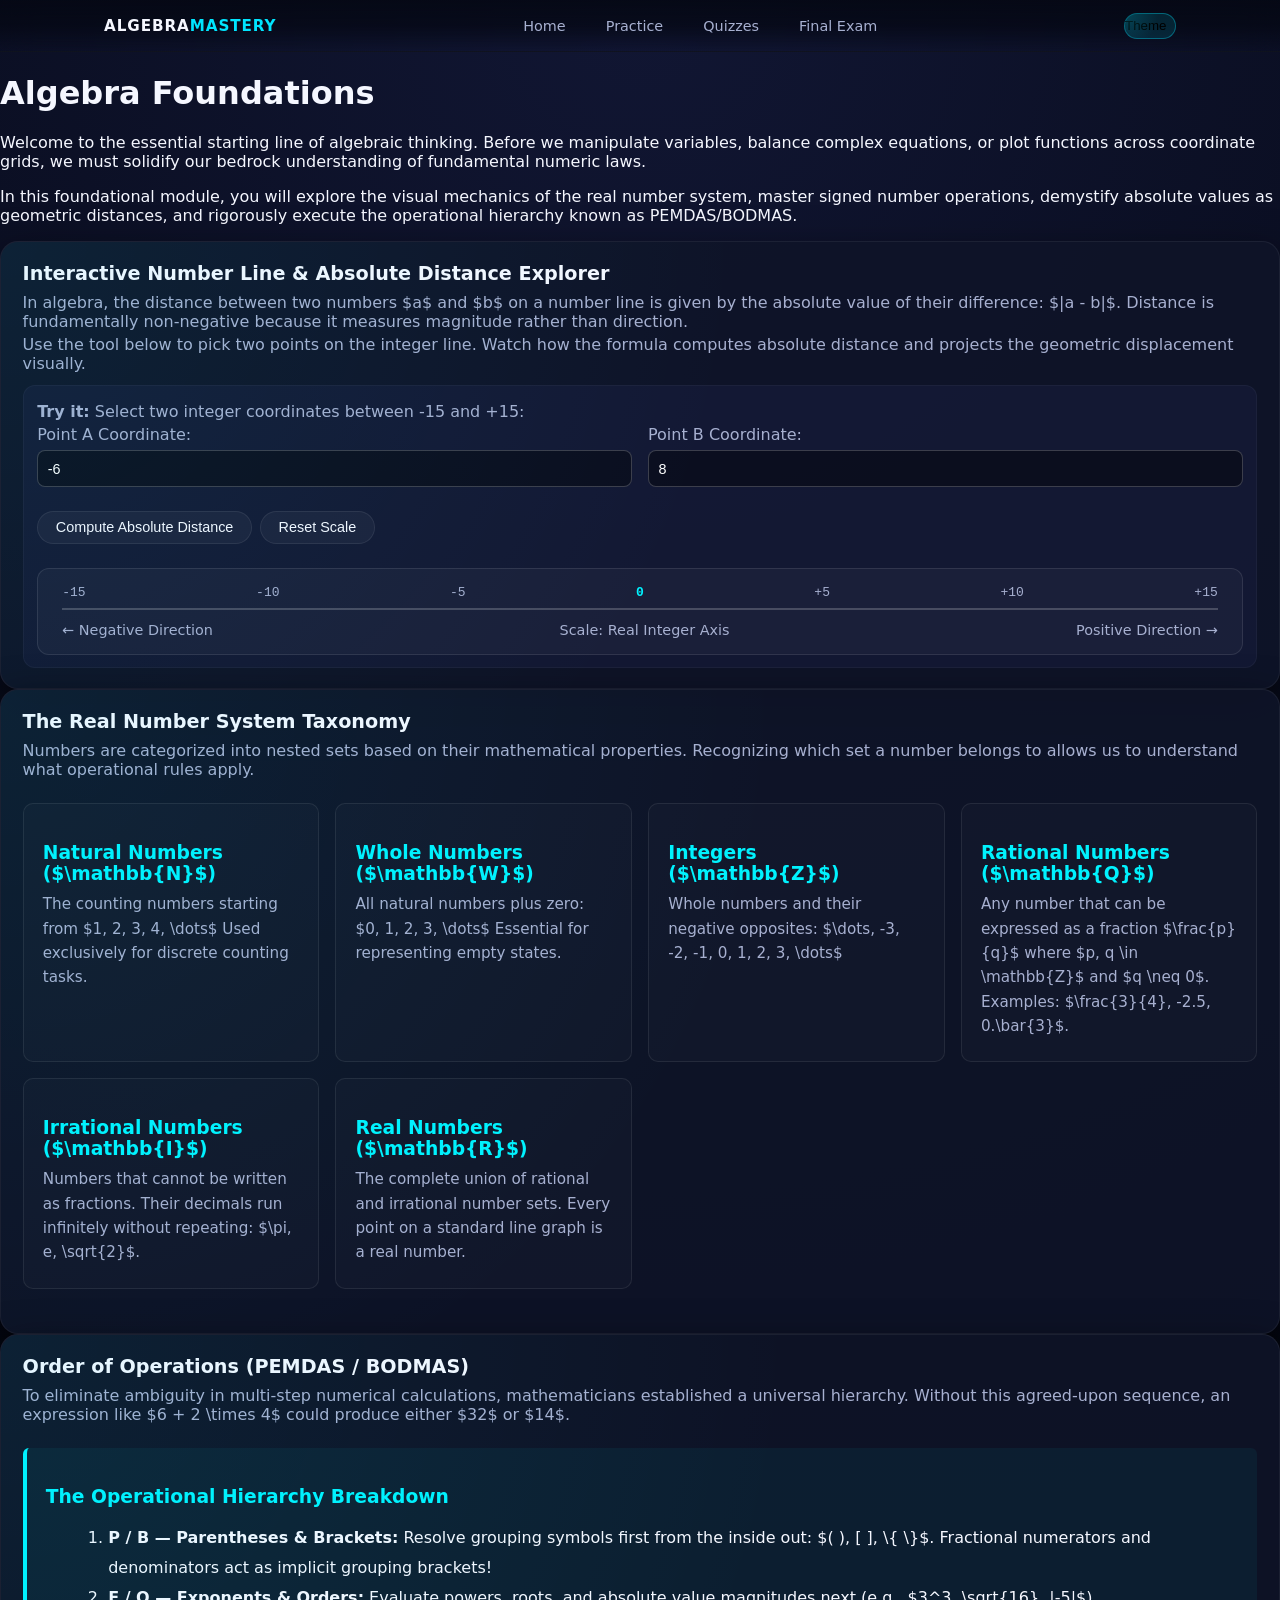
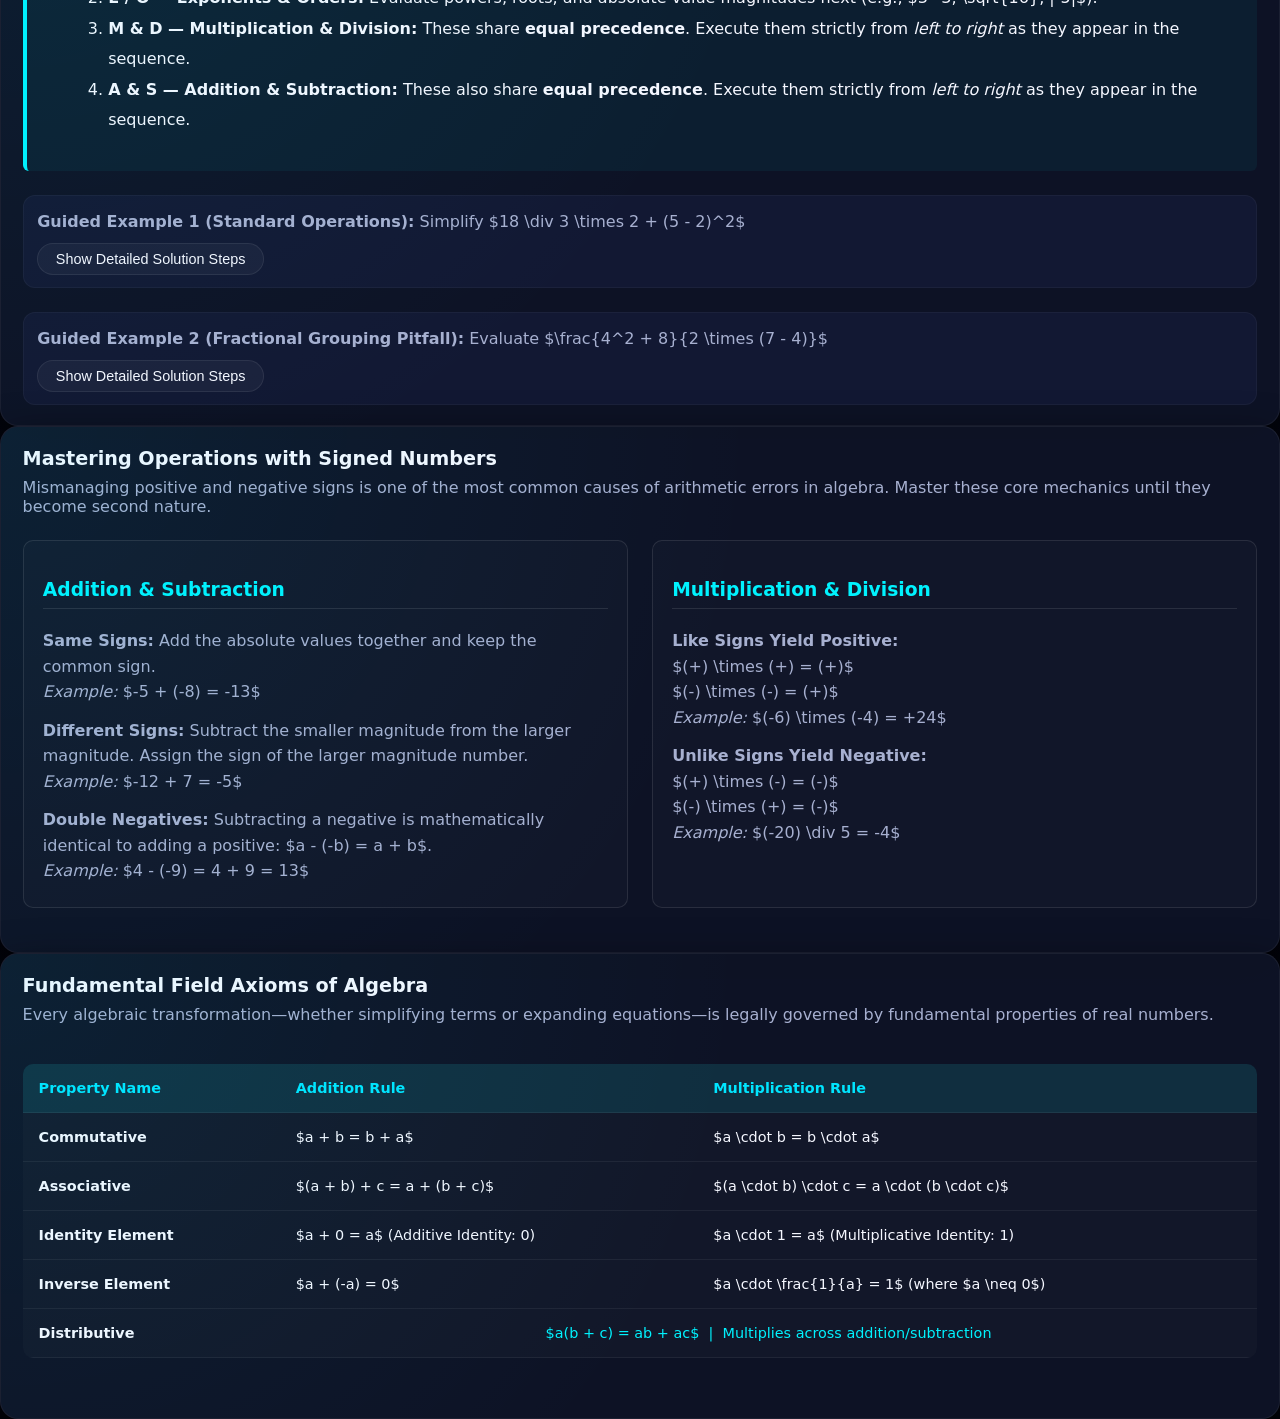
<file: foundations.html>
<!DOCTYPE html>
<html lang="en">
<head>
    <meta charset="UTF-8" />
    <meta name="viewport" content="width=device-width, initial-scale=1.0" />
    <title>Foundations | Algebra Mastery</title>
    <link rel="stylesheet" href="style.css" />
    <script type="module" src="script.js"></script>
</head>

<body>

<header class="top-nav">
    <div class="top-nav-inner">
        <div class="logo">Algebra<span>Mastery</span></div>

        <nav class="nav-links">
            <a href="index.html">Home</a>
            <a href="practice.html">Practice</a>
            <a href="quizzes.html">Quizzes</a>
            <a href="finalexam.html">Final Exam</a>
        </nav>

        <button class="theme-toggle">Theme</button>
    </div>
</header>

<div class="page-shell fade-in-up">

    <header class="section-header">
        <h1>Algebra <span class="neon">Foundations</span></h1>
        <p>
            Welcome to the essential starting line of algebraic thinking. Before we manipulate variables, balance complex equations, or plot functions across coordinate grids, we must solidify our bedrock understanding of fundamental numeric laws.
        </p>
        <p>
            In this foundational module, you will explore the visual mechanics of the real number system, master signed number operations, demystify absolute values as geometric distances, and rigorously execute the operational hierarchy known as PEMDAS/BODMAS.
        </p>
    </header>

    <div class="layout-two-column">

        <section class="content-area">

            <section class="lesson-section fade-in">
                <h2 class="neon">Interactive Number Line & Absolute Distance Explorer</h2>
                <p>
                    In algebra, the distance between two numbers $a$ and $b$ on a number line is given by the absolute value of their difference: $|a - b|$. Distance is fundamentally non-negative because it measures magnitude rather than direction.
                </p>
                <p>
                    Use the tool below to pick two points on the integer line. Watch how the formula computes absolute distance and projects the geometric displacement visually.
                </p>

                <div class="interactive-example">
                    <p><strong>Try it:</strong> Select two integer coordinates between -15 and +15:</p>

                    <div style="display: flex; gap: 1rem; margin-bottom: 1rem; flex-wrap: wrap;">
                        <label style="flex: 1; min-width: 160px; color: var(--text-soft);">
                            Point A Coordinate:
                            <input type="number" id="num1" value="-6" min="-15" max="15" style="width: 100%; margin-top: 6px; padding: 0.6rem; border-radius: 8px; background: rgba(0,0,0,0.4); color: #fff; border: 1px solid rgba(255,255,255,0.2);" />
                        </label>
                        <label style="flex: 1; min-width: 160px; color: var(--text-soft);">
                            Point B Coordinate:
                            <input type="number" id="num2" value="8" min="-15" max="15" style="width: 100%; margin-top: 6px; padding: 0.6rem; border-radius: 8px; background: rgba(0,0,0,0.4); color: #fff; border: 1px solid rgba(255,255,255,0.2);" />
                        </label>
                    </div>

                    <div style="display: flex; gap: 0.5rem; margin-bottom: 1rem;">
                        <button class="btn-secondary" id="find-distance">Compute Absolute Distance</button>
                        <button class="btn-secondary" id="reset-distance">Reset Scale</button>
                    </div>

                    <div id="distance-output" class="answer hidden"></div>

                    <div id="numberline-visual" style="
                        margin-top: 1.5rem;
                        padding: 1rem 1.5rem;
                        background: rgba(255,255,255,0.03);
                        border: 1px solid rgba(255,255,255,0.1);
                        border-radius: 12px;
                        display: flex;
                        flex-direction: column;
                        gap: 0.8rem;
                    ">
                        <div style="display: flex; justify-content: space-between; font-family: monospace; color: var(--text-soft); border-bottom: 2px solid rgba(255,255,255,0.2); padding-bottom: 0.5rem;">
                            <span>-15</span>
                            <span>-10</span>
                            <span>-5</span>
                            <span style="color: #00f2fe; font-weight: bold;">0</span>
                            <span>+5</span>
                            <span>+10</span>
                            <span>+15</span>
                        </div>
                        <div style="display: flex; justify-content: space-between; font-size: 0.9rem; color: var(--text-soft);">
                            <span>← Negative Direction</span>
                            <span>Scale: Real Integer Axis</span>
                            <span>Positive Direction →</span>
                        </div>
                    </div>
                </div>
            </section>

            <section class="lesson-section fade-in">
                <h2 class="neon">The Real Number System Taxonomy</h2>
                <p>
                    Numbers are categorized into nested sets based on their mathematical properties. Recognizing which set a number belongs to allows us to understand what operational rules apply.
                </p>

                <div style="display: grid; grid-template-columns: repeat(auto-fit, minmax(280px, 1fr)); gap: 1rem; margin: 1.5rem 0;">
                    <div style="background: rgba(255,255,255,0.02); border: 1px solid rgba(255,255,255,0.08); padding: 1.2rem; border-radius: 10px;">
                        <h3 style="color: #00f2fe; margin-bottom: 0.5rem;">Natural Numbers ($\mathbb{N}$)</h3>
                        <p style="font-size: 0.95rem; line-height: 1.6;">
                            The counting numbers starting from $1, 2, 3, 4, \dots$ Used exclusively for discrete counting tasks.
                        </p>
                    </div>

                    <div style="background: rgba(255,255,255,0.02); border: 1px solid rgba(255,255,255,0.08); padding: 1.2rem; border-radius: 10px;">
                        <h3 style="color: #00f2fe; margin-bottom: 0.5rem;">Whole Numbers ($\mathbb{W}$)</h3>
                        <p style="font-size: 0.95rem; line-height: 1.6;">
                            All natural numbers plus zero: $0, 1, 2, 3, \dots$ Essential for representing empty states.
                        </p>
                    </div>

                    <div style="background: rgba(255,255,255,0.02); border: 1px solid rgba(255,255,255,0.08); padding: 1.2rem; border-radius: 10px;">
                        <h3 style="color: #00f2fe; margin-bottom: 0.5rem;">Integers ($\mathbb{Z}$)</h3>
                        <p style="font-size: 0.95rem; line-height: 1.6;">
                            Whole numbers and their negative opposites: $\dots, -3, -2, -1, 0, 1, 2, 3, \dots$
                        </p>
                    </div>

                    <div style="background: rgba(255,255,255,0.02); border: 1px solid rgba(255,255,255,0.08); padding: 1.2rem; border-radius: 10px;">
                        <h3 style="color: #00f2fe; margin-bottom: 0.5rem;">Rational Numbers ($\mathbb{Q}$)</h3>
                        <p style="font-size: 0.95rem; line-height: 1.6;">
                            Any number that can be expressed as a fraction $\frac{p}{q}$ where $p, q \in \mathbb{Z}$ and $q \neq 0$. Examples: $\frac{3}{4}, -2.5, 0.\bar{3}$.
                        </p>
                    </div>

                    <div style="background: rgba(255,255,255,0.02); border: 1px solid rgba(255,255,255,0.08); padding: 1.2rem; border-radius: 10px;">
                        <h3 style="color: #00f2fe; margin-bottom: 0.5rem;">Irrational Numbers ($\mathbb{I}$)</h3>
                        <p style="font-size: 0.95rem; line-height: 1.6;">
                            Numbers that cannot be written as fractions. Their decimals run infinitely without repeating: $\pi, e, \sqrt{2}$.
                        </p>
                    </div>

                    <div style="background: rgba(255,255,255,0.02); border: 1px solid rgba(255,255,255,0.08); padding: 1.2rem; border-radius: 10px;">
                        <h3 style="color: #00f2fe; margin-bottom: 0.5rem;">Real Numbers ($\mathbb{R}$)</h3>
                        <p style="font-size: 0.95rem; line-height: 1.6;">
                            The complete union of rational and irrational number sets. Every point on a standard line graph is a real number.
                        </p>
                    </div>
                </div>
            </section>

            <section class="lesson-section fade-in">
                <h2 class="neon">Order of Operations (PEMDAS / BODMAS)</h2>
                <p>
                    To eliminate ambiguity in multi-step numerical calculations, mathematicians established a universal hierarchy. Without this agreed-upon sequence, an expression like $6 + 2 \times 4$ could produce either $32$ or $14$.
                </p>

                <div style="background: rgba(0, 242, 254, 0.05); border-left: 4px solid #00f2fe; padding: 1.2rem; margin: 1.5rem 0; border-radius: 6px;">
                    <h3 style="color: #00f2fe; margin-bottom: 0.8rem;">The Operational Hierarchy Breakdown</h3>
                    <ol style="margin-left: 1.4rem; line-height: 1.9; color: var(--text-main);">
                        <li>
                            <strong>P / B — Parentheses & Brackets:</strong> Resolve grouping symbols first from the inside out: $( ), [ ], \{ \}$. Fractional numerators and denominators act as implicit grouping brackets!
                        </li>
                        <li>
                            <strong>E / O — Exponents & Orders:</strong> Evaluate powers, roots, and absolute value magnitudes next (e.g., $3^3, \sqrt{16}, |-5|$).
                        </li>
                        <li>
                            <strong>M & D — Multiplication & Division:</strong> These share <strong>equal precedence</strong>. Execute them strictly from <em>left to right</em> as they appear in the sequence.
                        </li>
                        <li>
                            <strong>A & S — Addition & Subtraction:</strong> These also share <strong>equal precedence</strong>. Execute them strictly from <em>left to right</em> as they appear in the sequence.
                        </li>
                    </ol>
                </div>

                <div class="interactive-example">
                    <p><strong>Guided Example 1 (Standard Operations):</strong> Simplify $18 \div 3 \times 2 + (5 - 2)^2$</p>
                    <button class="btn-secondary" data-reveal="fnd-ex1">Show Detailed Solution Steps</button>
                    <div id="fnd-ex1" class="answer hidden" style="margin-top: 1rem;">
                        <p><strong>Step 1 (Parentheses):</strong> $(5 - 2) = 3 \implies 18 \div 3 \times 2 + 3^2$</p>
                        <p><strong>Step 2 (Exponents):</strong> $3^2 = 9 \implies 18 \div 3 \times 2 + 9$</p>
                        <p><strong>Step 3 (Division & Multiplication Left-to-Right):</strong></p>
                        <p style="padding-left: 1rem;">First operation left-to-right is division: $18 \div 3 = 6 \implies 6 \times 2 + 9$</p>
                        <p style="padding-left: 1rem;">Next operation is multiplication: $6 \times 2 = 12 \implies 12 + 9$</p>
                        <p><strong>Step 4 (Addition):</strong> $12 + 9 = \mathbf{21}$</p>
                    </div>
                </div>

                <div class="interactive-example" style="margin-top: 1.5rem;">
                    <p><strong>Guided Example 2 (Fractional Grouping Pitfall):</strong> Evaluate $\frac{4^2 + 8}{2 \times (7 - 4)}$</p>
                    <button class="btn-secondary" data-reveal="fnd-ex2">Show Detailed Solution Steps</button>
                    <div id="fnd-ex2" class="answer hidden" style="margin-top: 1rem;">
                        <p><em>Note: Treat numerator and denominator as separate bracketed expressions: $\frac{(4^2 + 8)}{(2 \times (7 - 4))}$</em></p>
                        <p><strong>Step 1 (Numerator Exponent):</strong> $4^2 = 16 \implies \text{Numerator} = 16 + 8 = 24$</p>
                        <p><strong>Step 2 (Denominator Parentheses):</strong> $(7 - 4) = 3 \implies \text{Denominator} = 2 \times 3 = 6$</p>
                        <p><strong>Step 3 (Final Fraction Division):</strong> $\frac{24}{6} = \mathbf{4}$</p>
                    </div>
                </div>
            </section>

            <section class="lesson-section fade-in">
                <h2 class="neon">Mastering Operations with Signed Numbers</h2>
                <p>
                    Mismanaging positive and negative signs is one of the most common causes of arithmetic errors in algebra. Master these core mechanics until they become second nature.
                </p>

                <div style="display: grid; grid-template-columns: repeat(auto-fit, minmax(300px, 1fr)); gap: 1.5rem; margin: 1.5rem 0;">
                    
                    <div style="background: rgba(255,255,255,0.02); border: 1px solid rgba(255,255,255,0.1); border-radius: 10px; padding: 1.2rem;">
                        <h3 style="color: #00f2fe; border-bottom: 1px solid rgba(255,255,255,0.1); padding-bottom: 0.5rem;">Addition & Subtraction</h3>
                        <p style="margin-top: 0.8rem; line-height: 1.6;">
                            <strong>Same Signs:</strong> Add the absolute values together and keep the common sign.<br />
                            <em>Example:</em> $-5 + (-8) = -13$
                        </p>
                        <p style="margin-top: 0.8rem; line-height: 1.6;">
                            <strong>Different Signs:</strong> Subtract the smaller magnitude from the larger magnitude. Assign the sign of the larger magnitude number.<br />
                            <em>Example:</em> $-12 + 7 = -5$
                        </p>
                        <p style="margin-top: 0.8rem; line-height: 1.6;">
                            <strong>Double Negatives:</strong> Subtracting a negative is mathematically identical to adding a positive: $a - (-b) = a + b$.<br />
                            <em>Example:</em> $4 - (-9) = 4 + 9 = 13$
                        </p>
                    </div>

                    <div style="background: rgba(255,255,255,0.02); border: 1px solid rgba(255,255,255,0.1); border-radius: 10px; padding: 1.2rem;">
                        <h3 style="color: #00f2fe; border-bottom: 1px solid rgba(255,255,255,0.1); padding-bottom: 0.5rem;">Multiplication & Division</h3>
                        <p style="margin-top: 0.8rem; line-height: 1.6;">
                            <strong>Like Signs Yield Positive:</strong><br />
                            $(+) \times (+) = (+)$<br />
                            $(-) \times (-) = (+)$<br />
                            <em>Example:</em> $(-6) \times (-4) = +24$
                        </p>
                        <p style="margin-top: 0.8rem; line-height: 1.6;">
                            <strong>Unlike Signs Yield Negative:</strong><br />
                            $(+) \times (-) = (-)$<br />
                            $(-) \times (+) = (-)$<br />
                            <em>Example:</em> $(-20) \div 5 = -4$
                        </p>
                    </div>

                </div>
            </section>

            <section class="lesson-section fade-in">
                <h2 class="neon">Fundamental Field Axioms of Algebra</h2>
                <p>
                    Every algebraic transformation—whether simplifying terms or expanding equations—is legally governed by fundamental properties of real numbers.
                </p>

                <div style="overflow-x: auto; margin: 1.5rem 0;">
                    <table style="width: 100%; border-collapse: collapse; text-align: left; background: rgba(255,255,255,0.02); border-radius: 10px; overflow: hidden;">
                        <thead>
                            <tr style="background: rgba(0, 242, 254, 0.1); color: #00f2fe; border-bottom: 1px solid rgba(255,255,255,0.1);">
                                <th style="padding: 1rem;">Property Name</th>
                                <th style="padding: 1rem;">Addition Rule</th>
                                <th style="padding: 1rem;">Multiplication Rule</th>
                            </tr>
                        </thead>
                        <tbody>
                            <tr style="border-bottom: 1px solid rgba(255,255,255,0.05);">
                                <td style="padding: 1rem;"><strong>Commutative</strong></td>
                                <td style="padding: 1rem;">$a + b = b + a$</td>
                                <td style="padding: 1rem;">$a \cdot b = b \cdot a$</td>
                            </tr>
                            <tr style="border-bottom: 1px solid rgba(255,255,255,0.05);">
                                <td style="padding: 1rem;"><strong>Associative</strong></td>
                                <td style="padding: 1rem;">$(a + b) + c = a + (b + c)$</td>
                                <td style="padding: 1rem;">$(a \cdot b) \cdot c = a \cdot (b \cdot c)$</td>
                            </tr>
                            <tr style="border-bottom: 1px solid rgba(255,255,255,0.05);">
                                <td style="padding: 1rem;"><strong>Identity Element</strong></td>
                                <td style="padding: 1rem;">$a + 0 = a$ (Additive Identity: 0)</td>
                                <td style="padding: 1rem;">$a \cdot 1 = a$ (Multiplicative Identity: 1)</td>
                            </tr>
                            <tr style="border-bottom: 1px solid rgba(255,255,255,0.05);">
                                <td style="padding: 1rem;"><strong>Inverse Element</strong></td>
                                <td style="padding: 1rem;">$a + (-a) = 0$</td>
                                <td style="padding: 1rem;">$a \cdot \frac{1}{a} = 1$ (where $a \neq 0$)</td>
                            </tr>
                            <tr>
                                <td style="padding: 1rem;"><strong>Distributive</strong></td>
                                <td colspan="2" style="padding: 1rem; text-align: center; color: #00f2fe;">
                                    $a(b + c) = ab + ac$ &nbsp;|&nbsp; Multiplies across addition/subtraction
                                </td>
                            </tr>
                        </tbody>
                    </table>
                </div>
            </section>

        </section>

    </div>

</div>

</body>
</html>
</file>
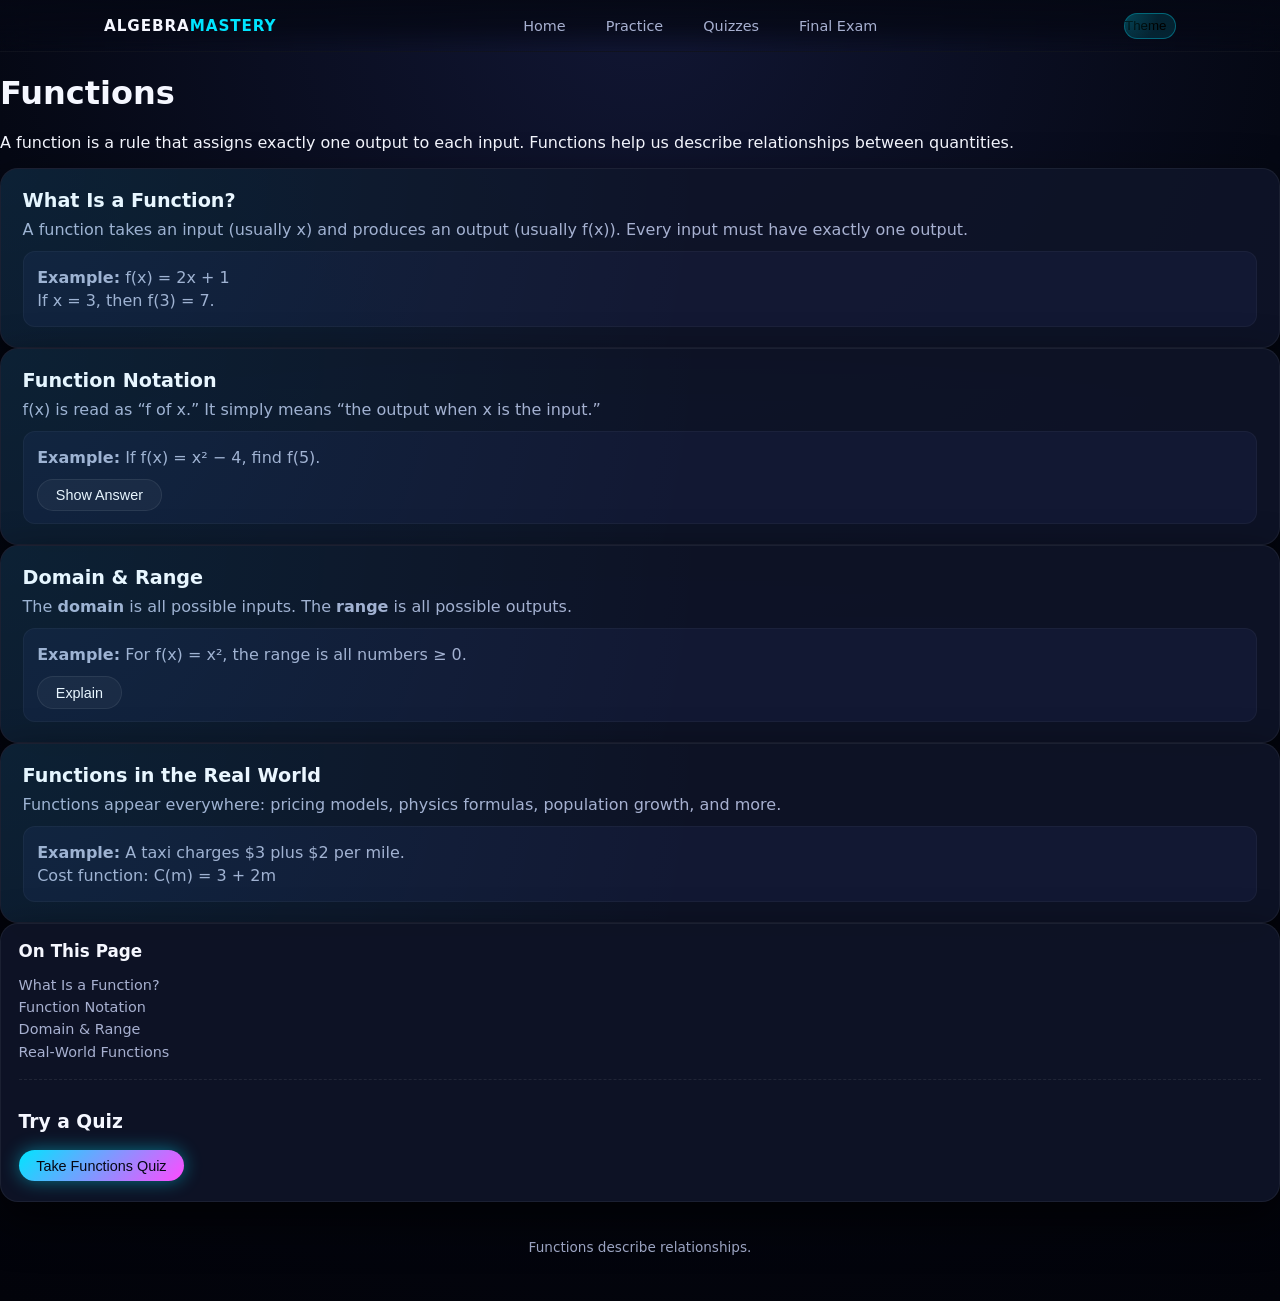
<file: functions.html>
<!DOCTYPE html>
<html lang="en">
<head>
    <meta charset="UTF-8" />
    <meta name="viewport" content="width=device-width, initial-scale=1.0" />
    <title>Functions | Algebra Mastery</title>
    <link rel="stylesheet" href="style.css" />
    <script type="module" src="script.js"></script>
</head>

<body>

<header class="top-nav">
    <div class="top-nav-inner">
        <div class="logo">Algebra<span>Mastery</span></div>

        <nav class="nav-links">
            <a href="index.html">Home</a>
            <a href="practice.html">Practice</a>
            <a href="quizzes.html">Quizzes</a>
            <a href="finalexam.html">Final Exam</a>
        </nav>

        <button class="theme-toggle">Theme</button>
    </div>
</header>

<div class="page-shell fade-in-up">

    <header class="section-header">
        <h1><span class="neon">Functions</span></h1>
        <p>
            A function is a rule that assigns exactly one output to each input.
            Functions help us describe relationships between quantities.
        </p>
    </header>

    <div class="layout-two-column">

        <section class="content-area">

            <!-- WHAT IS A FUNCTION -->
            <section class="lesson-section fade-in">
                <h2 class="neon">What Is a Function?</h2>
                <p>
                    A function takes an input (usually x) and produces an output
                    (usually f(x)). Every input must have exactly one output.
                </p>

                <div class="example">
                    <p><strong>Example:</strong> f(x) = 2x + 1</p>
                    <p>If x = 3, then f(3) = 7.</p>
                </div>
            </section>

            <!-- FUNCTION NOTATION -->
            <section class="lesson-section fade-in">
                <h2 class="neon">Function Notation</h2>
                <p>
                    f(x) is read as “f of x.” It simply means “the output when x
                    is the input.”
                </p>

                <div class="interactive-example">
                    <p><strong>Example:</strong> If f(x) = x² − 4, find f(5).</p>
                    <button class="btn-secondary" data-reveal="fun1">Show Answer</button>
                    <p id="fun1" class="answer hidden">
                        f(5) = 25 − 4 = <strong>21</strong>
                    </p>
                </div>
            </section>

            <!-- DOMAIN & RANGE -->
            <section class="lesson-section fade-in">
                <h2 class="neon">Domain & Range</h2>
                <p>
                    The <strong>domain</strong> is all possible inputs.  
                    The <strong>range</strong> is all possible outputs.
                </p>

                <div class="interactive-example">
                    <p><strong>Example:</strong> For f(x) = x², the range is all numbers ≥ 0.</p>
                    <button class="btn-secondary" data-reveal="fun2">Explain</button>
                    <p id="fun2" class="answer hidden">
                        Squaring any number gives a non‑negative result, so the
                        smallest output is 0.
                    </p>
                </div>
            </section>

            <!-- REAL-WORLD FUNCTIONS -->
            <section class="lesson-section fade-in">
                <h2 class="neon">Functions in the Real World</h2>
                <p>
                    Functions appear everywhere: pricing models, physics
                    formulas, population growth, and more.
                </p>

                <div class="example">
                    <p><strong>Example:</strong> A taxi charges $3 plus $2 per mile.</p>
                    <p>Cost function: C(m) = 3 + 2m</p>
                </div>
            </section>

        </section>

        <!-- SIDEBAR -->
        <aside class="sidebar slide-in-right">
            <h2 class="neon">On This Page</h2>
            <ul class="outline-list">
                <li>What Is a Function?</li>
                <li>Function Notation</li>
                <li>Domain & Range</li>
                <li>Real‑World Functions</li>
            </ul>

            <div class="sidebar-card">
                <h3 class="neon">Try a Quiz</h3>
                <button class="btn-primary" onclick="quizEngine.startQuiz('functions')">
                    Take Functions Quiz
                </button>
            </div>
        </aside>

    </div>

</div>

<footer class="site-footer">
    <p>Functions describe relationships.</p>
</footer>

<!-- MODAL -->
<div class="modal-backdrop">
    <div class="modal">
        <div class="modal-header">
            <h3 class="modal-title">Quiz</h3>
            <button class="modal-close">✕</button>
        </div>
        <div class="modal-body"></div>
    </div>
</div>

</body>
</html>
</file>
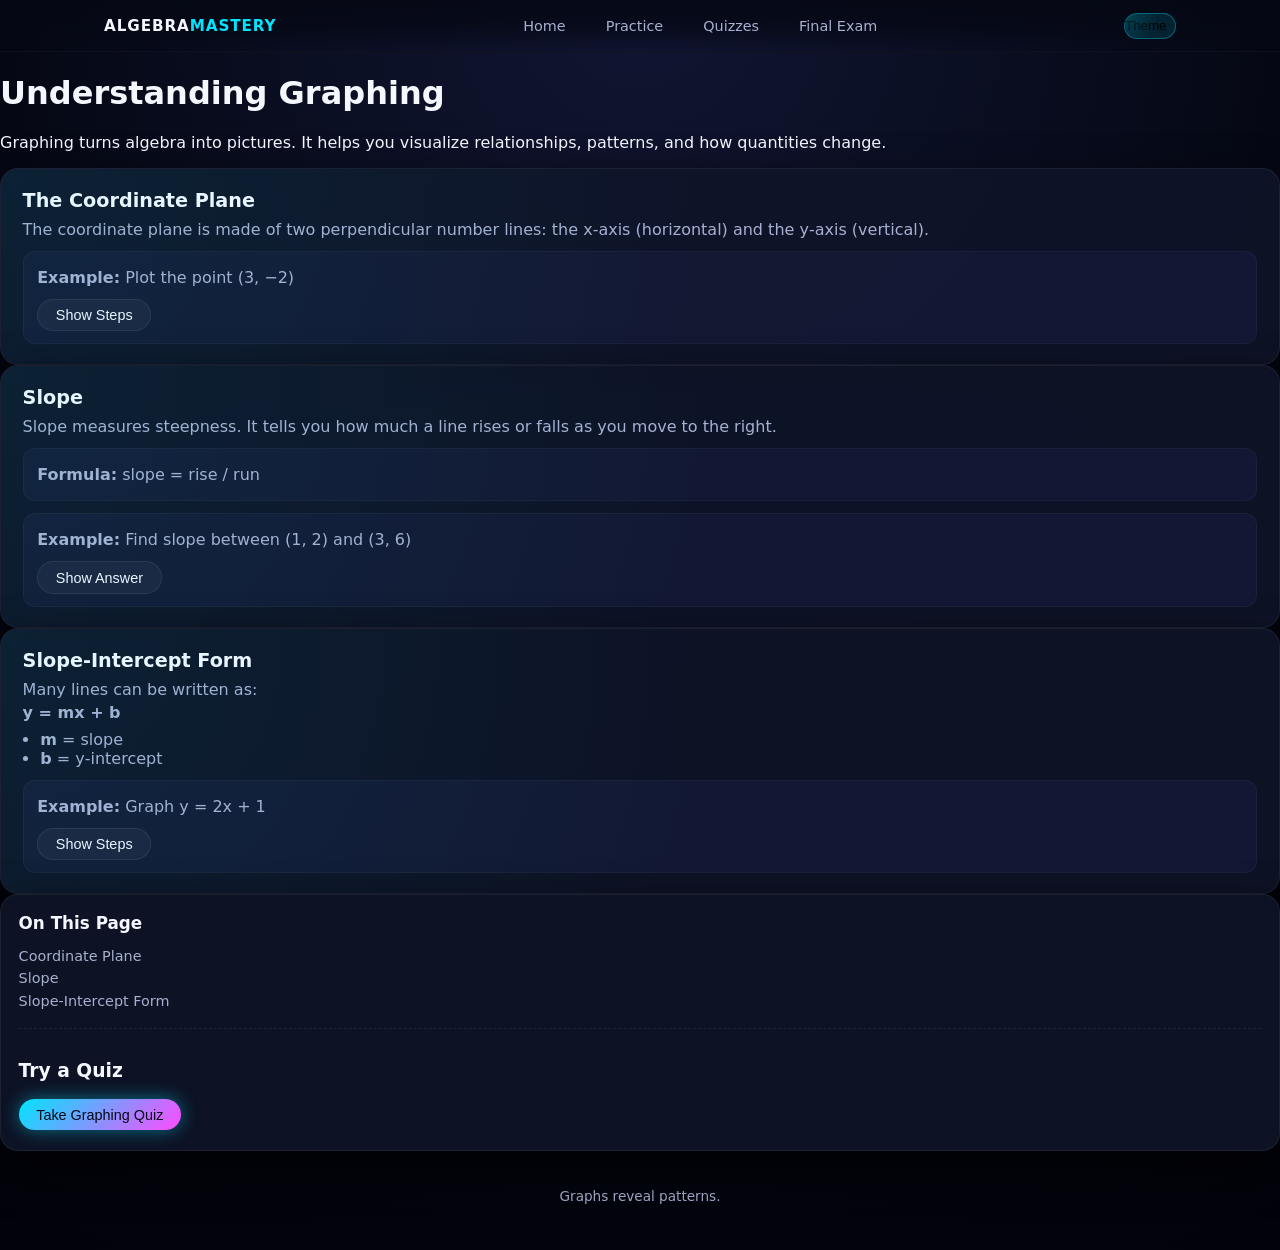
<file: graphing.html>
<!DOCTYPE html>
<html lang="en">
<head>
    <meta charset="UTF-8" />
    <meta name="viewport" content="width=device-width, initial-scale=1.0" />
    <title>Graphing | Algebra Mastery</title>
    <link rel="stylesheet" href="style.css" />
    <script type="module" src="script.js"></script>
</head>

<body>

<header class="top-nav">
    <div class="top-nav-inner">
        <div class="logo">Algebra<span>Mastery</span></div>

        <nav class="nav-links">
            <a href="index.html">Home</a>
            <a href="practice.html">Practice</a>
            <a href="quizzes.html">Quizzes</a>
            <a href="finalexam.html">Final Exam</a>
        </nav>

        <button class="theme-toggle">Theme</button>
    </div>
</header>

<div class="page-shell fade-in-up">

    <header class="section-header">
        <h1>Understanding <span class="neon">Graphing</span></h1>
        <p>
            Graphing turns algebra into pictures. It helps you visualize
            relationships, patterns, and how quantities change.
        </p>
    </header>

    <div class="layout-two-column">

        <section class="content-area">

            <!-- COORDINATE PLANE -->
            <section class="lesson-section fade-in">
                <h2 class="neon">The Coordinate Plane</h2>
                <p>
                    The coordinate plane is made of two perpendicular number
                    lines: the x‑axis (horizontal) and the y‑axis (vertical).
                </p>

                <div class="interactive-example">
                    <p><strong>Example:</strong> Plot the point (3, −2)</p>
                    <button class="btn-secondary" data-reveal="g1">Show Steps</button>
                    <p id="g1" class="answer hidden">
                        Move 3 units right (positive x), then 2 units down
                        (negative y).
                    </p>
                </div>
            </section>

            <!-- SLOPE -->
            <section class="lesson-section fade-in">
                <h2 class="neon">Slope</h2>
                <p>
                    Slope measures steepness. It tells you how much a line rises
                    or falls as you move to the right.
                </p>

                <div class="example">
                    <p><strong>Formula:</strong> slope = rise / run</p>
                </div>

                <div class="interactive-example">
                    <p><strong>Example:</strong> Find slope between (1, 2) and (3, 6)</p>
                    <button class="btn-secondary" data-reveal="g2">Show Answer</button>
                    <p id="g2" class="answer hidden">
                        Rise = 6 − 2 = 4  
                        Run = 3 − 1 = 2  
                        Slope = 4/2 = <strong>2</strong>
                    </p>
                </div>
            </section>

            <!-- SLOPE-INTERCEPT FORM -->
            <section class="lesson-section fade-in">
                <h2 class="neon">Slope‑Intercept Form</h2>
                <p>
                    Many lines can be written as:
                </p>
                <p class="neon"><strong>y = mx + b</strong></p>

                <ul>
                    <li><strong>m</strong> = slope</li>
                    <li><strong>b</strong> = y‑intercept</li>
                </ul>

                <div class="interactive-example">
                    <p><strong>Example:</strong> Graph y = 2x + 1</p>
                    <button class="btn-secondary" data-reveal="g3">Show Steps</button>
                    <p id="g3" class="answer hidden">
                        Start at (0, 1).  
                        Use slope 2 → up 2, right 1.  
                        Plot several points and connect them.
                    </p>
                </div>
            </section>

        </section>

        <!-- SIDEBAR -->
        <aside class="sidebar slide-in-right">
            <h2 class="neon">On This Page</h2>
            <ul class="outline-list">
                <li>Coordinate Plane</li>
                <li>Slope</li>
                <li>Slope‑Intercept Form</li>
            </ul>

            <div class="sidebar-card">
                <h3 class="neon">Try a Quiz</h3>
                <button class="btn-primary" onclick="quizEngine.startQuiz('graphing')">
                    Take Graphing Quiz
                </button>
            </div>
        </aside>

    </div>

</div>

<footer class="site-footer">
    <p>Graphs reveal patterns.</p>
</footer>

<!-- MODAL -->
<div class="modal-backdrop">
    <div class="modal">
        <div class="modal-header">
            <h3 class="modal-title">Quiz</h3>
            <button class="modal-close">✕</button>
        </div>
        <div class="modal-body"></div>
    </div>
</div>

</body>
</html>
</file>
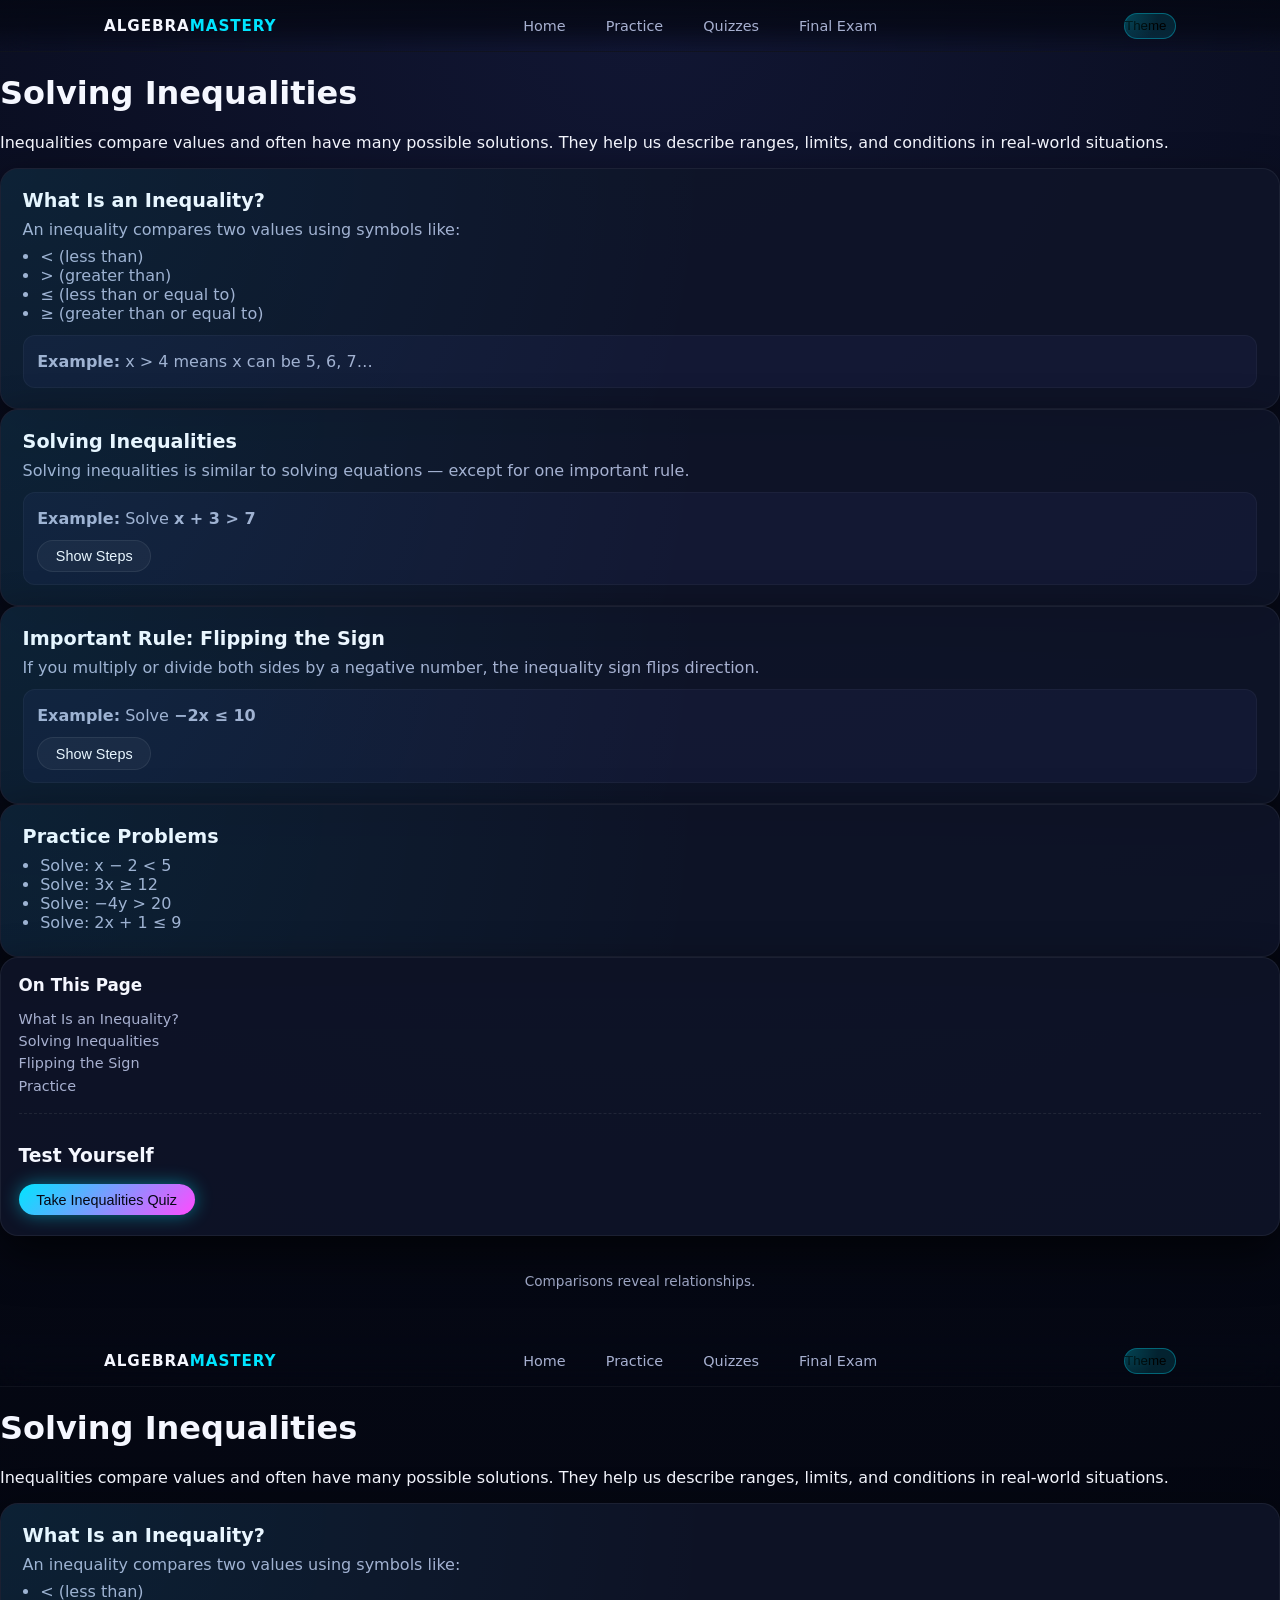
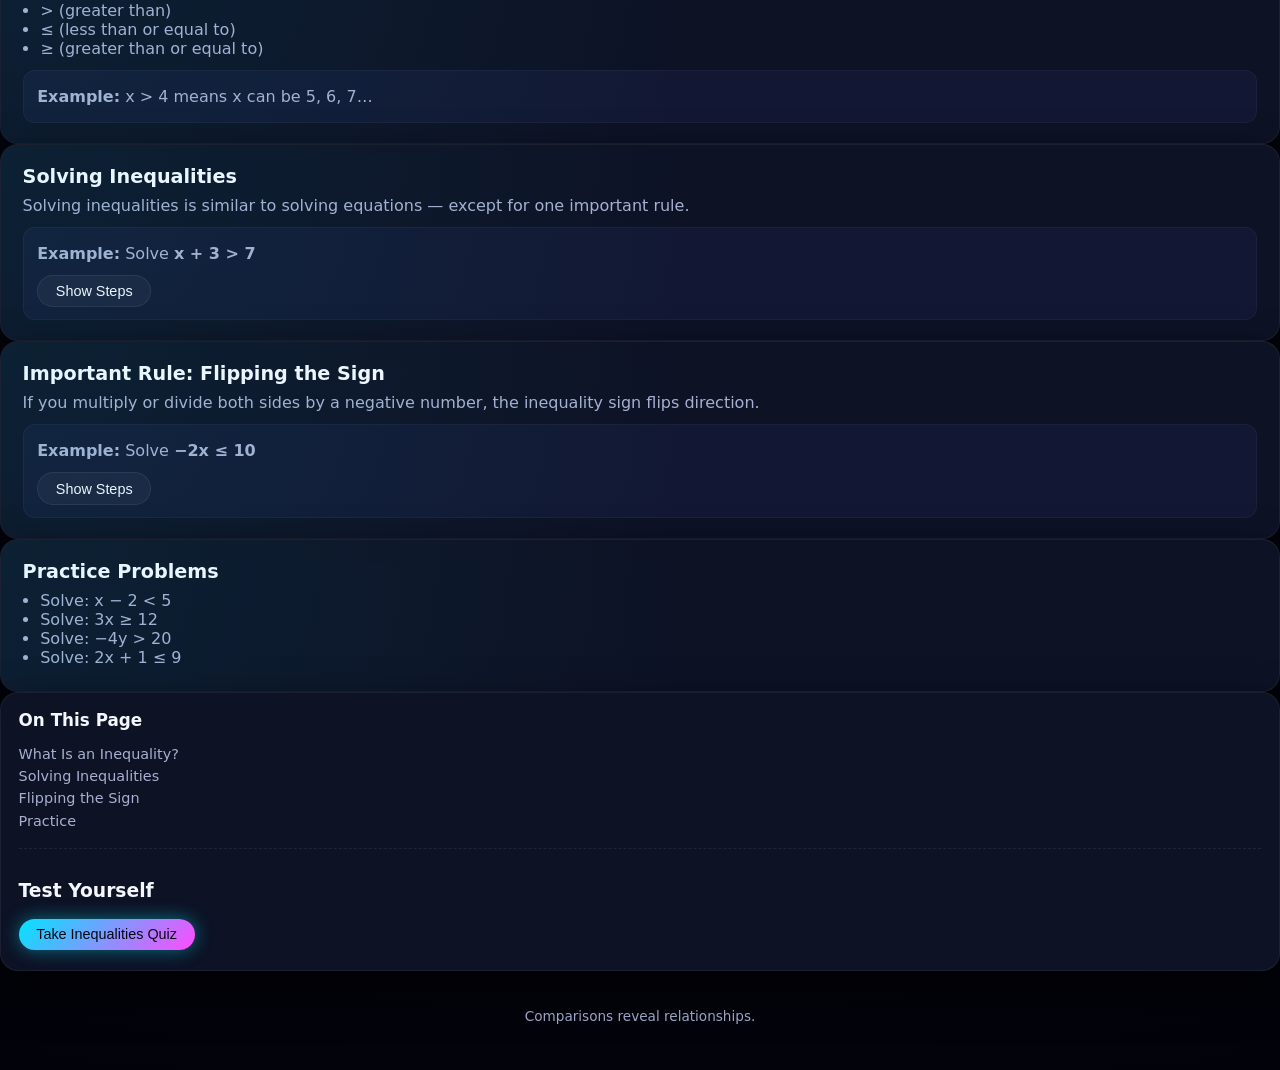
<file: inequalities.html>
<!DOCTYPE html>
<html lang="en">
<head>
    <meta charset="UTF-8" />
    <meta name="viewport" content="width=device-width, initial-scale=1.0" />
    <title>Inequalities | Algebra Mastery</title>
    <link rel="stylesheet" href="style.css" />
    <script type="module" src="script.js"></script>
</head>

<body>

<header class="top-nav">
    <div class="top-nav-inner">
        <div class="logo">Algebra<span>Mastery</span></div>

        <nav class="nav-links">
            <a href="index.html">Home</a>
            <a href="practice.html">Practice</a>
            <a href="quizzes.html">Quizzes</a>
            <a href="finalexam.html">Final Exam</a>
        </nav>

        <button class="theme-toggle">Theme</button>
    </div>
</header>

<div class="page-shell fade-in-up">

    <header class="section-header">
        <h1>Solving <span class="neon">Inequalities</span></h1>
        <p>
            Inequalities compare values and often have many possible solutions.
            They help us describe ranges, limits, and conditions in real‑world
            situations.
        </p>
    </header>

    <div class="layout-two-column">

        <section class="content-area">

            <!-- WHAT IS AN INEQUALITY -->
            <section class="lesson-section fade-in">
                <h2 class="neon">What Is an Inequality?</h2>
                <p>
                    An inequality compares two values using symbols like:
                </p>

                <ul>
                    <li>&lt; (less than)</li>
                    <li>&gt; (greater than)</li>
                    <li>≤ (less than or equal to)</li>
                    <li>≥ (greater than or equal to)</li>
                </ul>

                <div class="example">
                    <p><strong>Example:</strong> x &gt; 4 means x can be 5, 6, 7…</p>
                </div>
            </section>

            <!-- SOLVING INEQUALITIES -->
            <section class="lesson-section fade-in">
                <h2 class="neon">Solving Inequalities</h2>
                <p>
                    Solving inequalities is similar to solving equations — except
                    for one important rule.
                </p>

                <div class="interactive-example">
                    <p><strong>Example:</strong> Solve <strong>x + 3 &gt; 7</strong></p>
                    <button class="btn-secondary" data-reveal="ineq1">Show Steps</button>
                    <p id="ineq1" class="answer hidden">
                        Subtract 3 → x &gt; <strong>4</strong>.
                    </p>
                </div>
            </section>

            <!-- SIGN FLIP RULE -->
            <section class="lesson-section fade-in">
                <h2 class="neon">Important Rule: Flipping the Sign</h2>
                <p>
                    If you multiply or divide both sides by a negative number,
                    the inequality sign flips direction.
                </p>

                <div class="interactive-example">
                    <p><strong>Example:</strong> Solve <strong>−2x ≤ 10</strong></p>
                    <button class="btn-secondary" data-reveal="ineq2">Show Steps</button>
                    <p id="ineq2" class="answer hidden">
                        Divide by −2 → x ≥ <strong>−5</strong>.
                    </p>
                </div>
            </section>

            <!-- PRACTICE -->
            <section class="lesson-section fade-in">
                <h2 class="neon">Practice Problems</h2>
                <ul class="practice-list">
                    <li>Solve: x − 2 &lt; 5</li>
                    <li>Solve: 3x ≥ 12</li>
                    <li>Solve: −4y &gt; 20</li>
                    <li>Solve: 2x + 1 ≤ 9</li>
                </ul>
            </section>

        </section>

        <!-- SIDEBAR -->
        <aside class="sidebar slide-in-right">
            <h2 class="neon">On This Page</h2>
            <ul class="outline-list">
                <li>What Is an Inequality?</li>
                <li>Solving Inequalities</li>
                <li>Flipping the Sign</li>
                <li>Practice</li>
            </ul>

            <div class="sidebar-card">
                <h3 class="neon">Test Yourself</h3>
                <button class="btn-primary" onclick="quizEngine.startQuiz('inequalities')">
                    Take Inequalities Quiz
                </button>
            </div>
        </aside>

    </div>

</div>

<footer class="site-footer">
    <p>Comparisons reveal relationships.</p>
</footer>

<!-- MODAL -->
<div class="modal-backdrop">
    <div class="modal">
        <div class="modal-header">
            <h3 class="modal-title">Quiz</h3>
            <button class="modal-close">✕</button>
        </div>
        <div class="modal-body"></div>
    </div>
</div>

</body>
</html>
<!DOCTYPE html>
<html lang="en">
<head>
    <meta charset="UTF-8" />
    <meta name="viewport" content="width=device-width, initial-scale=1.0" />
    <title>Inequalities | Algebra Mastery</title>
    <link rel="stylesheet" href="style.css" />
    <script type="module" src="script.js"></script>
</head>

<body>

<header class="top-nav">
    <div class="top-nav-inner">
        <div class="logo">Algebra<span>Mastery</span></div>

        <nav class="nav-links">
            <a href="index.html">Home</a>
            <a href="practice.html">Practice</a>
            <a href="quizzes.html">Quizzes</a>
            <a href="finalexam.html">Final Exam</a>
        </nav>

        <button class="theme-toggle">Theme</button>
    </div>
</header>

<div class="page-shell fade-in-up">

    <header class="section-header">
        <h1>Solving <span class="neon">Inequalities</span></h1>
        <p>
            Inequalities compare values and often have many possible solutions.
            They help us describe ranges, limits, and conditions in real‑world
            situations.
        </p>
    </header>

    <div class="layout-two-column">

        <section class="content-area">

            <!-- WHAT IS AN INEQUALITY -->
            <section class="lesson-section fade-in">
                <h2 class="neon">What Is an Inequality?</h2>
                <p>
                    An inequality compares two values using symbols like:
                </p>

                <ul>
                    <li>&lt; (less than)</li>
                    <li>&gt; (greater than)</li>
                    <li>≤ (less than or equal to)</li>
                    <li>≥ (greater than or equal to)</li>
                </ul>

                <div class="example">
                    <p><strong>Example:</strong> x &gt; 4 means x can be 5, 6, 7…</p>
                </div>
            </section>

            <!-- SOLVING INEQUALITIES -->
            <section class="lesson-section fade-in">
                <h2 class="neon">Solving Inequalities</h2>
                <p>
                    Solving inequalities is similar to solving equations — except
                    for one important rule.
                </p>

                <div class="interactive-example">
                    <p><strong>Example:</strong> Solve <strong>x + 3 &gt; 7</strong></p>
                    <button class="btn-secondary" data-reveal="ineq1">Show Steps</button>
                    <p id="ineq1" class="answer hidden">
                        Subtract 3 → x &gt; <strong>4</strong>.
                    </p>
                </div>
            </section>

            <!-- SIGN FLIP RULE -->
            <section class="lesson-section fade-in">
                <h2 class="neon">Important Rule: Flipping the Sign</h2>
                <p>
                    If you multiply or divide both sides by a negative number,
                    the inequality sign flips direction.
                </p>

                <div class="interactive-example">
                    <p><strong>Example:</strong> Solve <strong>−2x ≤ 10</strong></p>
                    <button class="btn-secondary" data-reveal="ineq2">Show Steps</button>
                    <p id="ineq2" class="answer hidden">
                        Divide by −2 → x ≥ <strong>−5</strong>.
                    </p>
                </div>
            </section>

            <!-- PRACTICE -->
            <section class="lesson-section fade-in">
                <h2 class="neon">Practice Problems</h2>
                <ul class="practice-list">
                    <li>Solve: x − 2 &lt; 5</li>
                    <li>Solve: 3x ≥ 12</li>
                    <li>Solve: −4y &gt; 20</li>
                    <li>Solve: 2x + 1 ≤ 9</li>
                </ul>
            </section>

        </section>

        <!-- SIDEBAR -->
        <aside class="sidebar slide-in-right">
            <h2 class="neon">On This Page</h2>
            <ul class="outline-list">
                <li>What Is an Inequality?</li>
                <li>Solving Inequalities</li>
                <li>Flipping the Sign</li>
                <li>Practice</li>
            </ul>

            <div class="sidebar-card">
                <h3 class="neon">Test Yourself</h3>
                <button class="btn-primary" onclick="quizEngine.startQuiz('inequalities')">
                    Take Inequalities Quiz
                </button>
            </div>
        </aside>

    </div>

</div>

<footer class="site-footer">
    <p>Comparisons reveal relationships.</p>
</footer>

<!-- MODAL -->
<div class="modal-backdrop">
    <div class="modal">
        <div class="modal-header">
            <h3 class="modal-title">Quiz</h3>
            <button class="modal-close">✕</button>
        </div>
        <div class="modal-body"></div>
    </div>
</div>

</body>
</html>
</file>
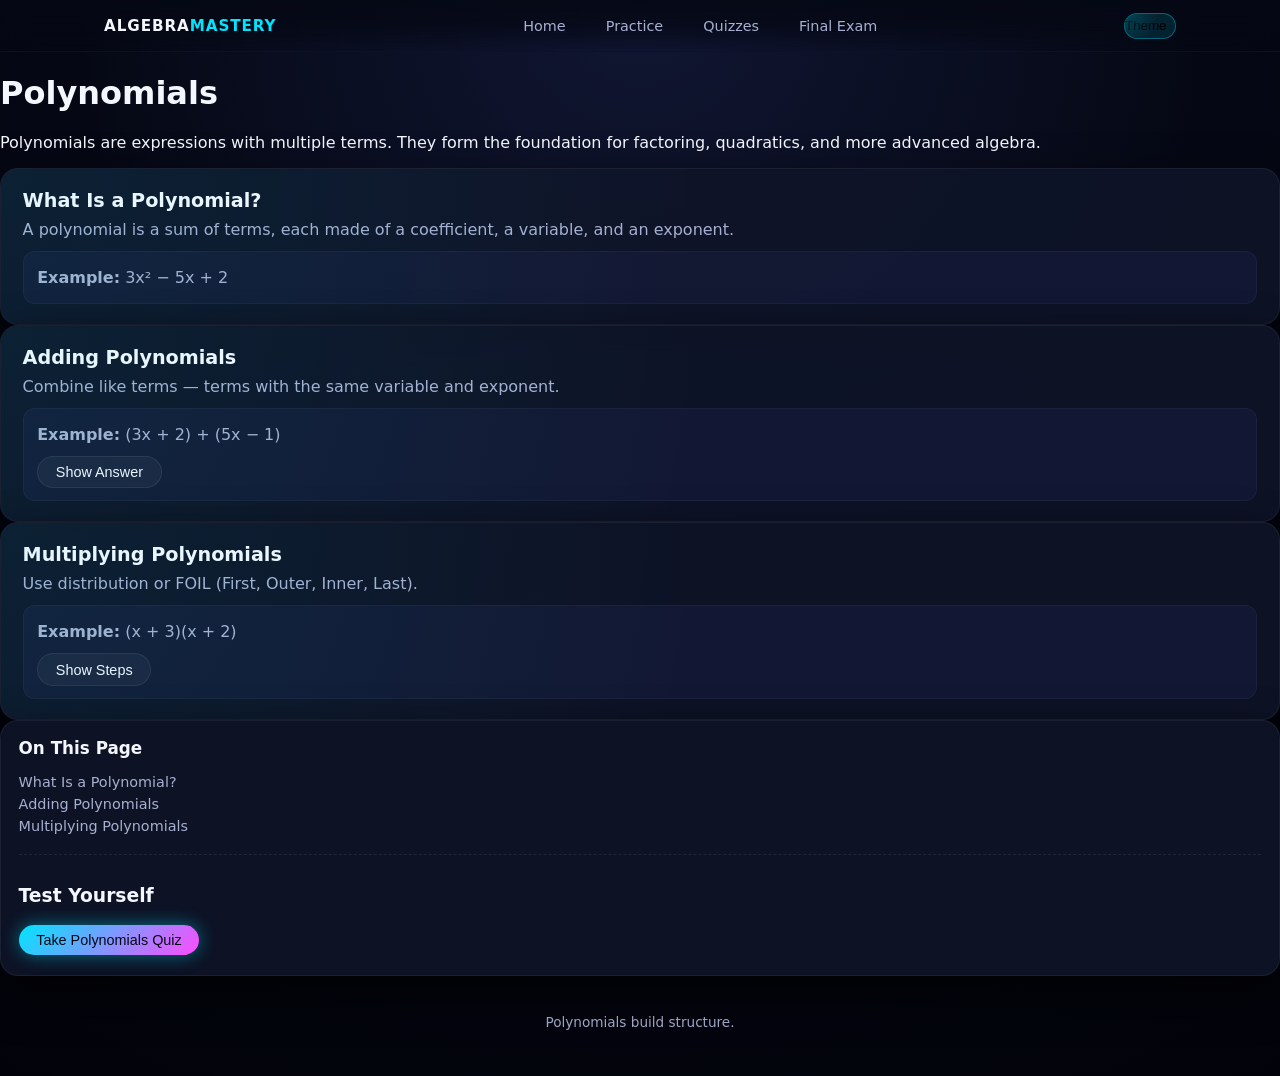
<file: polynomials.html>
<!DOCTYPE html>
<html lang="en">
<head>
    <meta charset="UTF-8" />
    <meta name="viewport" content="width=device-width, initial-scale=1.0" />
    <title>Polynomials | Algebra Mastery</title>
    <link rel="stylesheet" href="style.css" />
    <script type="module" src="script.js"></script>
</head>

<body>

<header class="top-nav">
    <div class="top-nav-inner">
        <div class="logo">Algebra<span>Mastery</span></div>

        <nav class="nav-links">
            <a href="index.html">Home</a>
            <a href="practice.html">Practice</a>
            <a href="quizzes.html">Quizzes</a>
            <a href="finalexam.html">Final Exam</a>
        </nav>

        <button class="theme-toggle">Theme</button>
    </div>
</header>

<div class="page-shell fade-in-up">

    <header class="section-header">
        <h1><span class="neon">Polynomials</span></h1>
        <p>
            Polynomials are expressions with multiple terms. They form the
            foundation for factoring, quadratics, and more advanced algebra.
        </p>
    </header>

    <div class="layout-two-column">

        <section class="content-area">

            <!-- WHAT IS A POLYNOMIAL -->
            <section class="lesson-section fade-in">
                <h2 class="neon">What Is a Polynomial?</h2>
                <p>
                    A polynomial is a sum of terms, each made of a coefficient,
                    a variable, and an exponent.
                </p>

                <div class="example">
                    <p><strong>Example:</strong> 3x² − 5x + 2</p>
                </div>
            </section>

            <!-- ADDING POLYNOMIALS -->
            <section class="lesson-section fade-in">
                <h2 class="neon">Adding Polynomials</h2>
                <p>
                    Combine like terms — terms with the same variable and
                    exponent.
                </p>

                <div class="interactive-example">
                    <p><strong>Example:</strong> (3x + 2) + (5x − 1)</p>
                    <button class="btn-secondary" data-reveal="poly1">Show Answer</button>
                    <p id="poly1" class="answer hidden">
                        3x + 5x = 8x  
                        2 − 1 = 1  
                        Final: <strong>8x + 1</strong>
                    </p>
                </div>
            </section>

            <!-- MULTIPLYING POLYNOMIALS -->
            <section class="lesson-section fade-in">
                <h2 class="neon">Multiplying Polynomials</h2>
                <p>
                    Use distribution or FOIL (First, Outer, Inner, Last).
                </p>

                <div class="interactive-example">
                    <p><strong>Example:</strong> (x + 3)(x + 2)</p>
                    <button class="btn-secondary" data-reveal="poly2">Show Steps</button>
                    <p id="poly2" class="answer hidden">
                        x² + 2x + 3x + 6 = <strong>x² + 5x + 6</strong>
                    </p>
                </div>
            </section>

        </section>

        <!-- SIDEBAR -->
        <aside class="sidebar slide-in-right">
            <h2 class="neon">On This Page</h2>
            <ul class="outline-list">
                <li>What Is a Polynomial?</li>
                <li>Adding Polynomials</li>
                <li>Multiplying Polynomials</li>
            </ul>

            <div class="sidebar-card">
                <h3 class="neon">Test Yourself</h3>
                <button class="btn-primary" onclick="quizEngine.startQuiz('polynomials')">
                    Take Polynomials Quiz
                </button>
            </div>
        </aside>

    </div>

</div>

<footer class="site-footer">
    <p>Polynomials build structure.</p>
</footer>

<!-- MODAL -->
<div class="modal-backdrop">
    <div class="modal">
        <div class="modal-header">
            <h3 class="modal-title">Quiz</h3>
            <button class="modal-close">✕</button>
        </div>
        <div class="modal-body"></div>
    </div>
</div>

</body>
</html>
</file>
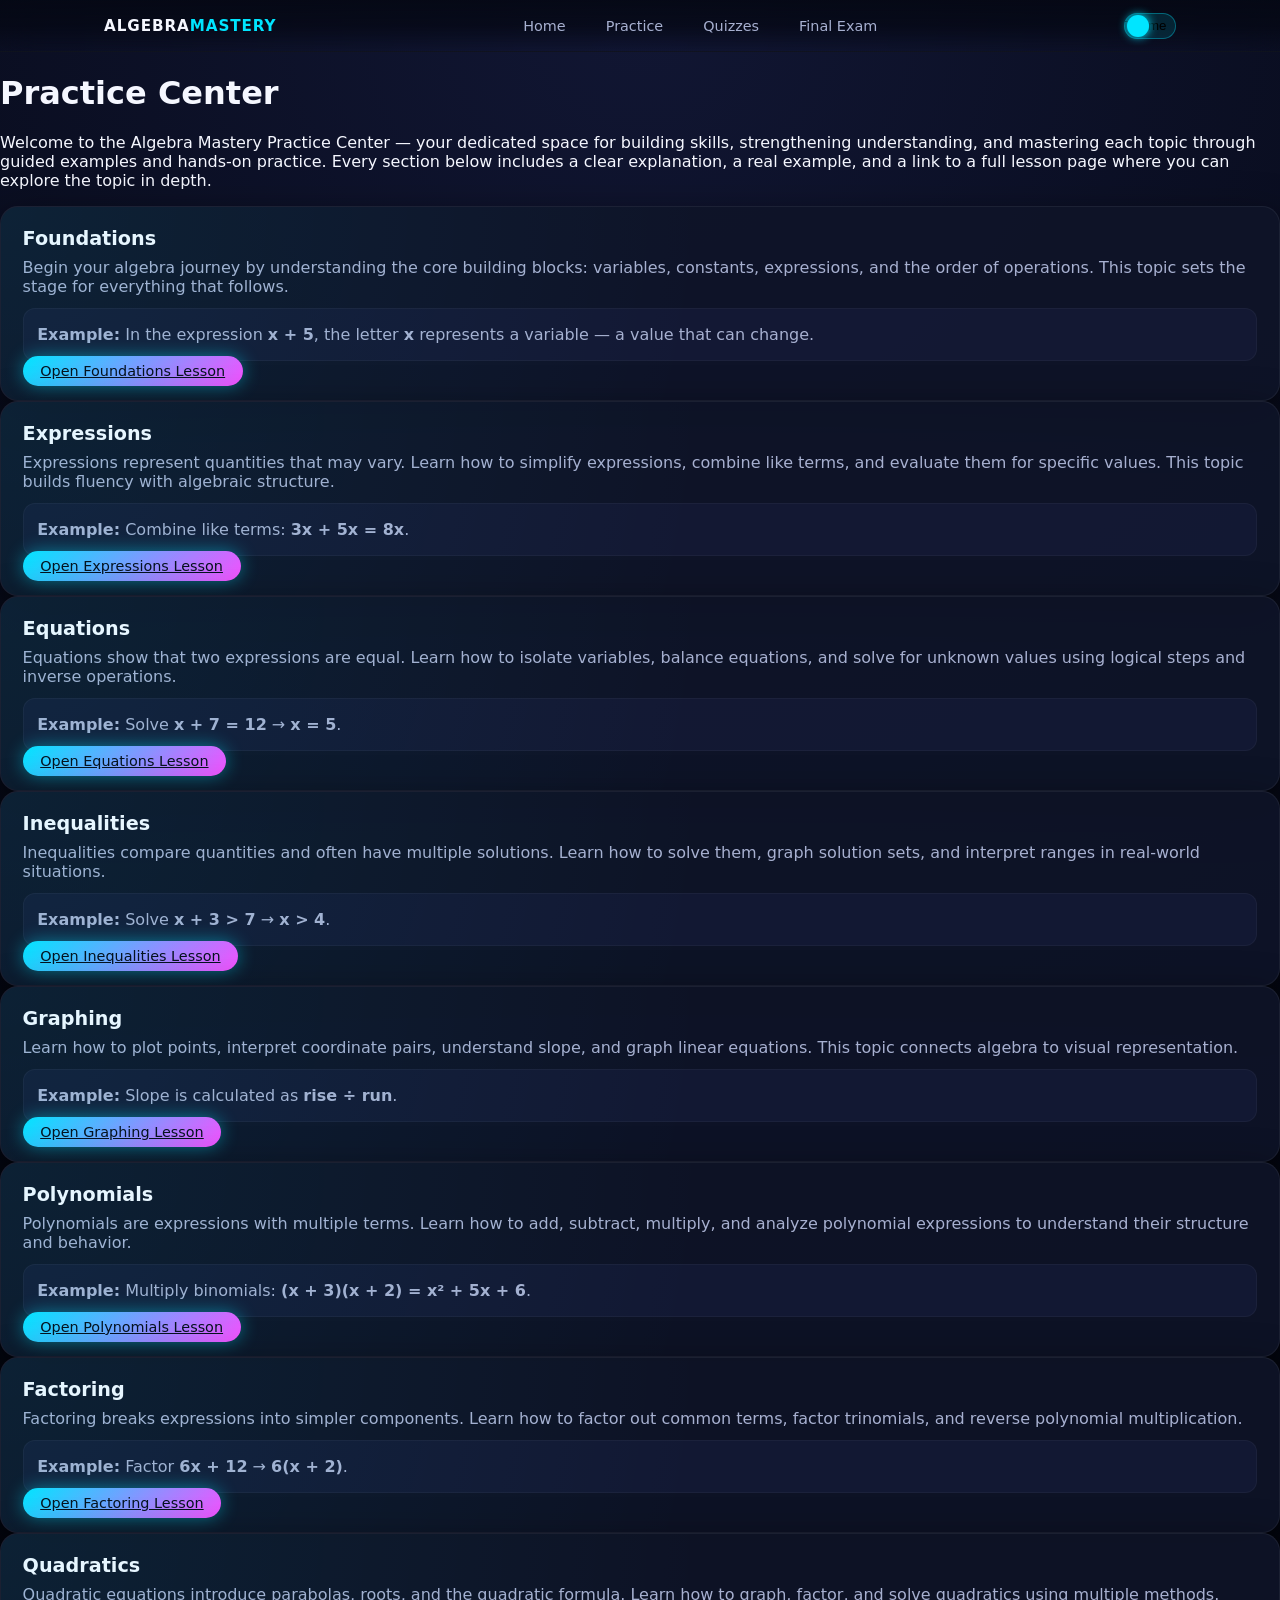
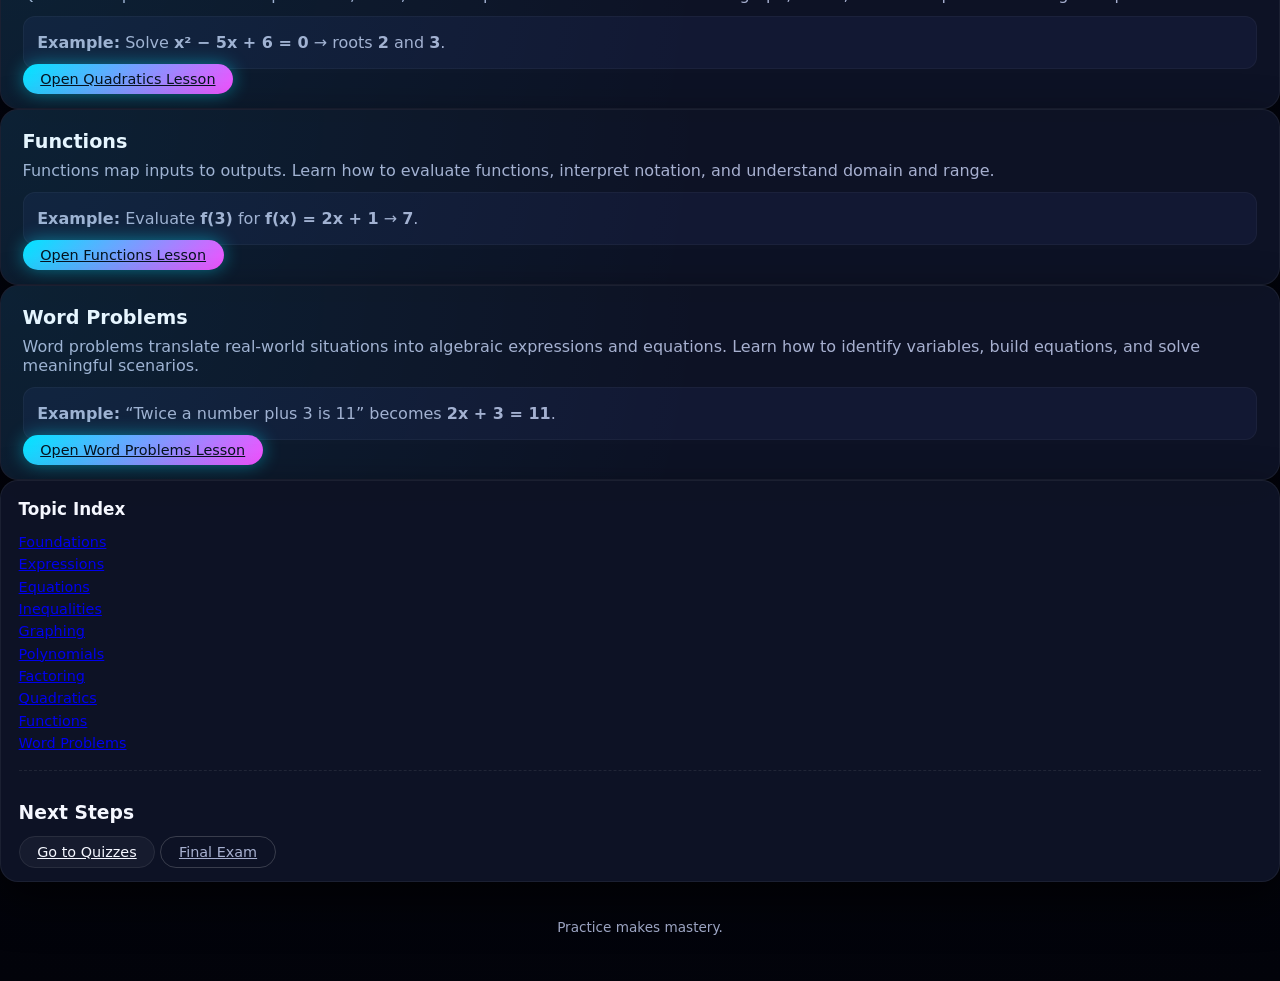
<file: practice.html>
<!DOCTYPE html>
<html lang="en">
<head>
    <!-- basic page setup -->
    <meta charset="UTF-8" />
    <meta name="viewport" content="width=device-width, initial-scale=1.0" />

    <!-- page title -->
    <title>Algebra Mastery | Practice</title>

    <!-- main stylesheet -->
    <link rel="stylesheet" href="style.css" />

    <!-- main script -->
    <script type="module" src="script.js"></script>
</head>

<body>

<!-- top navigation bar -->
<header class="top-nav">
    <div class="top-nav-inner">

        <!-- site logo -->
        <div class="logo">Algebra<span>Mastery</span></div>

        <!-- main navigation -->
        <nav class="nav-links">
            <a href="index.html">Home</a>
            <a href="practice.html">Practice</a>
            <a href="quizzes.html">Quizzes</a>
            <a href="finalexam.html">Final Exam</a>
        </nav>

        <!-- theme toggle button -->
        <button class="theme-toggle">
            <span class="theme-toggle-icon"></span>
            Theme
        </button>
    </div>
</header>

<!-- main page wrapper -->
<div class="page-shell fade-in-up">

    <!-- page header -->
    <header class="section-header">
        <h1>Practice <span class="neon">Center</span></h1>
        <p>
            Welcome to the Algebra Mastery Practice Center — your dedicated space for building skills,
            strengthening understanding, and mastering each topic through guided examples and hands‑on practice.
            Every section below includes a clear explanation, a real example, and a link to a full lesson page
            where you can explore the topic in depth.
        </p>
    </header>

    <!-- two-column layout -->
    <div class="layout-two-column">

        <!-- left content column -->
        <section class="content-area">

            <!-- foundations topic -->
            <section class="lesson-section fade-in" id="foundations">
                <h2 class="neon">Foundations</h2>
                <p>
                    Begin your algebra journey by understanding the core building blocks: variables, constants,
                    expressions, and the order of operations. This topic sets the stage for everything that follows.
                </p>

                <div class="example">
                    <p><strong>Example:</strong> In the expression <strong>x + 5</strong>, the letter <strong>x</strong> represents a variable — a value that can change.</p>
                </div>

                <a class="btn-primary" href="foundations.html">Open Foundations Lesson</a>
            </section>

            <!-- expressions topic -->
            <section class="lesson-section fade-in" id="expressions">
                <h2 class="neon">Expressions</h2>
                <p>
                    Expressions represent quantities that may vary. Learn how to simplify expressions, combine like terms,
                    and evaluate them for specific values. This topic builds fluency with algebraic structure.
                </p>

                <div class="example">
                    <p><strong>Example:</strong> Combine like terms: <strong>3x + 5x = 8x</strong>.</p>
                </div>

                <a class="btn-primary" href="expressions.html">Open Expressions Lesson</a>
            </section>

            <!-- equations topic -->
            <section class="lesson-section fade-in" id="equations">
                <h2 class="neon">Equations</h2>
                <p>
                    Equations show that two expressions are equal. Learn how to isolate variables, balance equations,
                    and solve for unknown values using logical steps and inverse operations.
                </p>

                <div class="example">
                    <p><strong>Example:</strong> Solve <strong>x + 7 = 12</strong> → <strong>x = 5</strong>.</p>
                </div>

                <a class="btn-primary" href="equations.html">Open Equations Lesson</a>
            </section>

            <!-- inequalities topic -->
            <section class="lesson-section fade-in" id="inequalities">
                <h2 class="neon">Inequalities</h2>
                <p>
                    Inequalities compare quantities and often have multiple solutions. Learn how to solve them,
                    graph solution sets, and interpret ranges in real‑world situations.
                </p>

                <div class="example">
                    <p><strong>Example:</strong> Solve <strong>x + 3 > 7</strong> → <strong>x > 4</strong>.</p>
                </div>

                <a class="btn-primary" href="inequalities.html">Open Inequalities Lesson</a>
            </section>

            <!-- graphing topic -->
            <section class="lesson-section fade-in" id="graphing">
                <h2 class="neon">Graphing</h2>
                <p>
                    Learn how to plot points, interpret coordinate pairs, understand slope, and graph linear equations.
                    This topic connects algebra to visual representation.
                </p>

                <div class="example">
                    <p><strong>Example:</strong> Slope is calculated as <strong>rise ÷ run</strong>.</p>
                </div>

                <a class="btn-primary" href="graphing.html">Open Graphing Lesson</a>
            </section>

            <!-- polynomials topic -->
            <section class="lesson-section fade-in" id="polynomials">
                <h2 class="neon">Polynomials</h2>
                <p>
                    Polynomials are expressions with multiple terms. Learn how to add, subtract, multiply,
                    and analyze polynomial expressions to understand their structure and behavior.
                </p>

                <div class="example">
                    <p><strong>Example:</strong> Multiply binomials: <strong>(x + 3)(x + 2) = x² + 5x + 6</strong>.</p>
                </div>

                <a class="btn-primary" href="polynomials.html">Open Polynomials Lesson</a>
            </section>

            <!-- factoring topic -->
            <section class="lesson-section fade-in" id="factoring">
                <h2 class="neon">Factoring</h2>
                <p>
                    Factoring breaks expressions into simpler components. Learn how to factor out common terms,
                    factor trinomials, and reverse polynomial multiplication.
                </p>

                <div class="example">
                    <p><strong>Example:</strong> Factor <strong>6x + 12</strong> → <strong>6(x + 2)</strong>.</p>
                </div>

                <a class="btn-primary" href="factoring.html">Open Factoring Lesson</a>
            </section>

            <!-- quadratics topic -->
            <section class="lesson-section fade-in" id="quadratics">
                <h2 class="neon">Quadratics</h2>
                <p>
                    Quadratic equations introduce parabolas, roots, and the quadratic formula. Learn how to graph,
                    factor, and solve quadratics using multiple methods.
                </p>

                <div class="example">
                    <p><strong>Example:</strong> Solve <strong>x² − 5x + 6 = 0</strong> → roots <strong>2</strong> and <strong>3</strong>.</p>
                </div>

                <a class="btn-primary" href="quadratics.html">Open Quadratics Lesson</a>
            </section>

            <!-- functions topic -->
            <section class="lesson-section fade-in" id="functions">
                <h2 class="neon">Functions</h2>
                <p>
                    Functions map inputs to outputs. Learn how to evaluate functions, interpret notation,
                    and understand domain and range.
                </p>

                <div class="example">
                    <p><strong>Example:</strong> Evaluate <strong>f(3)</strong> for <strong>f(x) = 2x + 1</strong> → <strong>7</strong>.</p>
                </div>

                <a class="btn-primary" href="functions.html">Open Functions Lesson</a>
            </section>

            <!-- word problems topic -->
            <section class="lesson-section fade-in" id="wordproblems">
                <h2 class="neon">Word Problems</h2>
                <p>
                    Word problems translate real‑world situations into algebraic expressions and equations.
                    Learn how to identify variables, build equations, and solve meaningful scenarios.
                </p>

                <div class="example">
                    <p><strong>Example:</strong> “Twice a number plus 3 is 11” becomes <strong>2x + 3 = 11</strong>.</p>
                </div>

                <a class="btn-primary" href="wordproblems.html">Open Word Problems Lesson</a>
            </section>

        </section>

        <!-- right sidebar -->
        <aside class="sidebar slide-in-right">

            <!-- sidebar title -->
            <h2 class="neon">Topic Index</h2>

            <!-- quick navigation list -->
            <ul class="outline-list">
                <li><a href="#foundations">Foundations</a></li>
                <li><a href="#expressions">Expressions</a></li>
                <li><a href="#equations">Equations</a></li>
                <li><a href="#inequalities">Inequalities</a></li>
                <li><a href="#graphing">Graphing</a></li>
                <li><a href="#polynomials">Polynomials</a></li>
                <li><a href="#factoring">Factoring</a></li>
                <li><a href="#quadratics">Quadratics</a></li>
                <li><a href="#functions">Functions</a></li>
                <li><a href="#wordproblems">Word Problems</a></li>
            </ul>

            <!-- sidebar action box -->
            <div class="sidebar-card">
                <h3 class="neon">Next Steps</h3>
                <a class="btn-secondary" href="quizzes.html">Go to Quizzes</a>
                <a class="btn-outline mt-sm" href="finalexam.html">Final Exam</a>
            </div>
        </aside>

    </div>

</div>

<!-- footer section -->
<footer class="site-footer">
    <p>Practice makes mastery.</p>
</footer>

<!-- quiz modal structure -->
<div class="modal-backdrop">
    <div class="modal">

        <!-- modal header -->
        <div class="modal-header">
            <h3 class="modal-title">Quiz</h3>
            <button class="modal-close">✕</button>
        </div>

        <!-- modal content area -->
        <div class="modal-body"></div>
    </div>
</div>

</body>
</html>
</file>
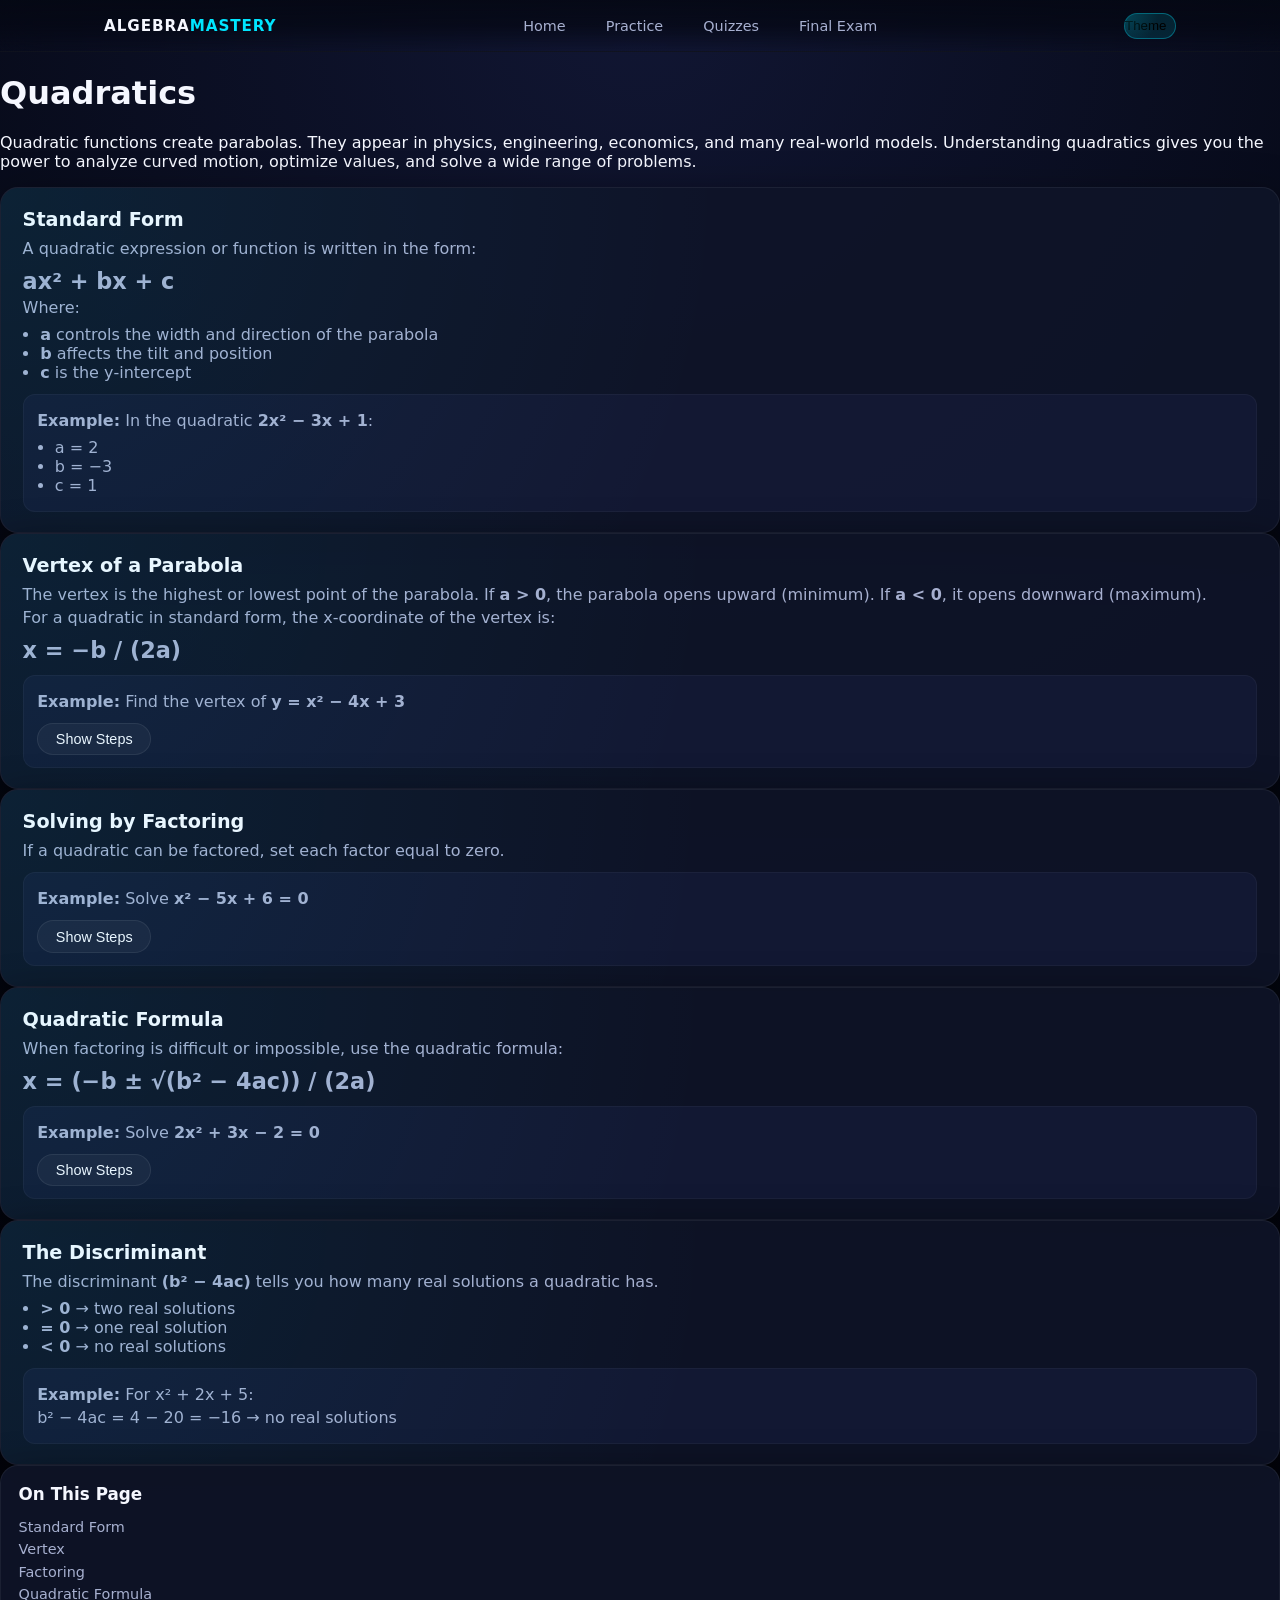
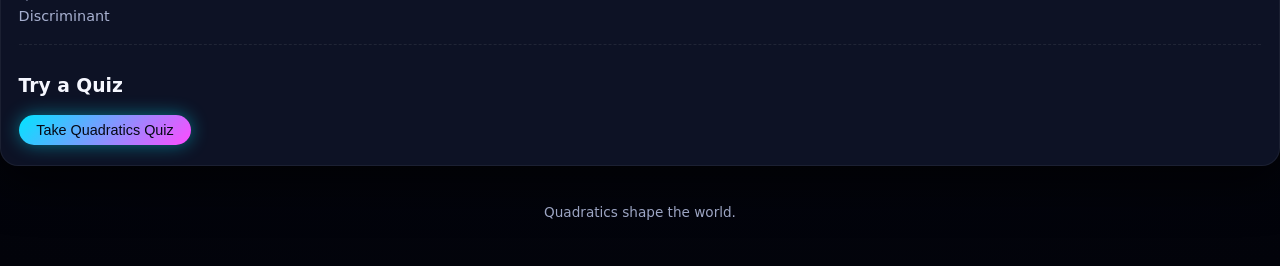
<file: quadratics.html>
<!DOCTYPE html>
<html lang="en">
<head>
    <meta charset="UTF-8" />
    <meta name="viewport" content="width=device-width, initial-scale=1.0" />
    <title>Quadratics | Algebra Mastery</title>
    <link rel="stylesheet" href="style.css" />
    <script type="module" src="script.js"></script>
</head>

<body>

<header class="top-nav">
    <div class="top-nav-inner">
        <div class="logo">Algebra<span>Mastery</span></div>

        <nav class="nav-links">
            <a href="index.html">Home</a>
            <a href="practice.html">Practice</a>
            <a href="quizzes.html">Quizzes</a>
            <a href="finalexam.html">Final Exam</a>
        </nav>

        <button class="theme-toggle">Theme</button>
    </div>
</header>

<div class="page-shell fade-in-up">

    <header class="section-header">
        <h1><span class="neon">Quadratics</span></h1>
        <p>
            Quadratic functions create parabolas. They appear in physics,
            engineering, economics, and many real‑world models. Understanding
            quadratics gives you the power to analyze curved motion, optimize
            values, and solve a wide range of problems.
        </p>
    </header>

    <div class="layout-two-column">

        <section class="content-area">

            <!-- STANDARD FORM -->
            <section class="lesson-section fade-in">
                <h2 class="neon">Standard Form</h2>
                <p>
                    A quadratic expression or function is written in the form:
                </p>

                <p class="neon" style="font-size: 1.4rem; margin-top: 10px;">
                    <strong>ax² + bx + c</strong>
                </p>

                <p>
                    Where:
                </p>
                <ul>
                    <li><strong>a</strong> controls the width and direction of the parabola</li>
                    <li><strong>b</strong> affects the tilt and position</li>
                    <li><strong>c</strong> is the y‑intercept</li>
                </ul>

                <div class="example">
                    <p><strong>Example:</strong> In the quadratic <strong>2x² − 3x + 1</strong>:</p>
                    <ul>
                        <li>a = 2</li>
                        <li>b = −3</li>
                        <li>c = 1</li>
                    </ul>
                </div>
            </section>

            <!-- VERTEX -->
            <section class="lesson-section fade-in">
                <h2 class="neon">Vertex of a Parabola</h2>
                <p>
                    The vertex is the highest or lowest point of the parabola.
                    If <strong>a > 0</strong>, the parabola opens upward (minimum).  
                    If <strong>a < 0</strong>, it opens downward (maximum).
                </p>

                <p>
                    For a quadratic in standard form, the x‑coordinate of the
                    vertex is:
                </p>

                <p class="neon" style="font-size: 1.4rem; margin-top: 10px;">
                    <strong>x = −b / (2a)</strong>
                </p>

                <div class="interactive-example">
                    <p><strong>Example:</strong> Find the vertex of <strong>y = x² − 4x + 3</strong></p>
                    <button class="btn-secondary" data-reveal="quad-vertex">Show Steps</button>
                    <p id="quad-vertex" class="answer hidden">
                        a = 1, b = −4  
                        x = −(−4) / (2 × 1) = 4 / 2 = 2  
                        y = 2² − 4(2) + 3 = 4 − 8 + 3 = −1  
                        Vertex: <strong>(2, −1)</strong>
                    </p>
                </div>
            </section>

            <!-- FACTORING METHOD -->
            <section class="lesson-section fade-in">
                <h2 class="neon">Solving by Factoring</h2>
                <p>
                    If a quadratic can be factored, set each factor equal to zero.
                </p>

                <div class="interactive-example">
                    <p><strong>Example:</strong> Solve <strong>x² − 5x + 6 = 0</strong></p>
                    <button class="btn-secondary" data-reveal="quad-factor">Show Steps</button>
                    <p id="quad-factor" class="answer hidden">
                        Factor: (x − 2)(x − 3) = 0  
                        Solutions: x = <strong>2</strong> or x = <strong>3</strong>
                    </p>
                </div>
            </section>

            <!-- QUADRATIC FORMULA -->
            <section class="lesson-section fade-in">
                <h2 class="neon">Quadratic Formula</h2>
                <p>
                    When factoring is difficult or impossible, use the quadratic formula:
                </p>

                <p class="neon" style="font-size: 1.4rem; margin-top: 10px;">
                    <strong>x = (−b ± √(b² − 4ac)) / (2a)</strong>
                </p>

                <div class="interactive-example">
                    <p><strong>Example:</strong> Solve <strong>2x² + 3x − 2 = 0</strong></p>
                    <button class="btn-secondary" data-reveal="quad-formula">Show Steps</button>
                    <p id="quad-formula" class="answer hidden">
                        a = 2, b = 3, c = −2  
                        Discriminant = 3² − 4(2)(−2) = 9 + 16 = 25  
                        x = (−3 ± √25) / 4  
                        x = (−3 ± 5) / 4  
                        Solutions: x = <strong>1/2</strong> or x = <strong>−2</strong>
                    </p>
                </div>
            </section>

            <!-- DISCRIMINANT -->
            <section class="lesson-section fade-in">
                <h2 class="neon">The Discriminant</h2>
                <p>
                    The discriminant <strong>(b² − 4ac)</strong> tells you how many real solutions a quadratic has.
                </p>

                <ul>
                    <li><strong>&gt; 0</strong> → two real solutions</li>
                    <li><strong>= 0</strong> → one real solution</li>
                    <li><strong>&lt; 0</strong> → no real solutions</li>
                </ul>

                <div class="example">
                    <p><strong>Example:</strong> For x² + 2x + 5:</p>
                    <p>b² − 4ac = 4 − 20 = −16 → no real solutions</p>
                </div>
            </section>

        </section>

        <!-- SIDEBAR -->
        <aside class="sidebar slide-in-right">
            <h2 class="neon">On This Page</h2>
            <ul class="outline-list">
                <li>Standard Form</li>
                <li>Vertex</li>
                <li>Factoring</li>
                <li>Quadratic Formula</li>
                <li>Discriminant</li>
            </ul>

            <div class="sidebar-card">
                <h3 class="neon">Try a Quiz</h3>
                <button class="btn-primary" onclick="quizEngine.startQuiz('quadratics')">
                    Take Quadratics Quiz
                </button>
            </div>
        </aside>

    </div>

</div>

<footer class="site-footer">
    <p>Quadratics shape the world.</p>
</footer>

<!-- MODAL -->
<div class="modal-backdrop">
    <div class="modal">
        <div class="modal-header">
            <h3 class="modal-title">Quiz</h3>
            <button class="modal-close">✕</button>
        </div>
        <div class="modal-body"></div>
    </div>
</div>

</body>
</html>
</file>
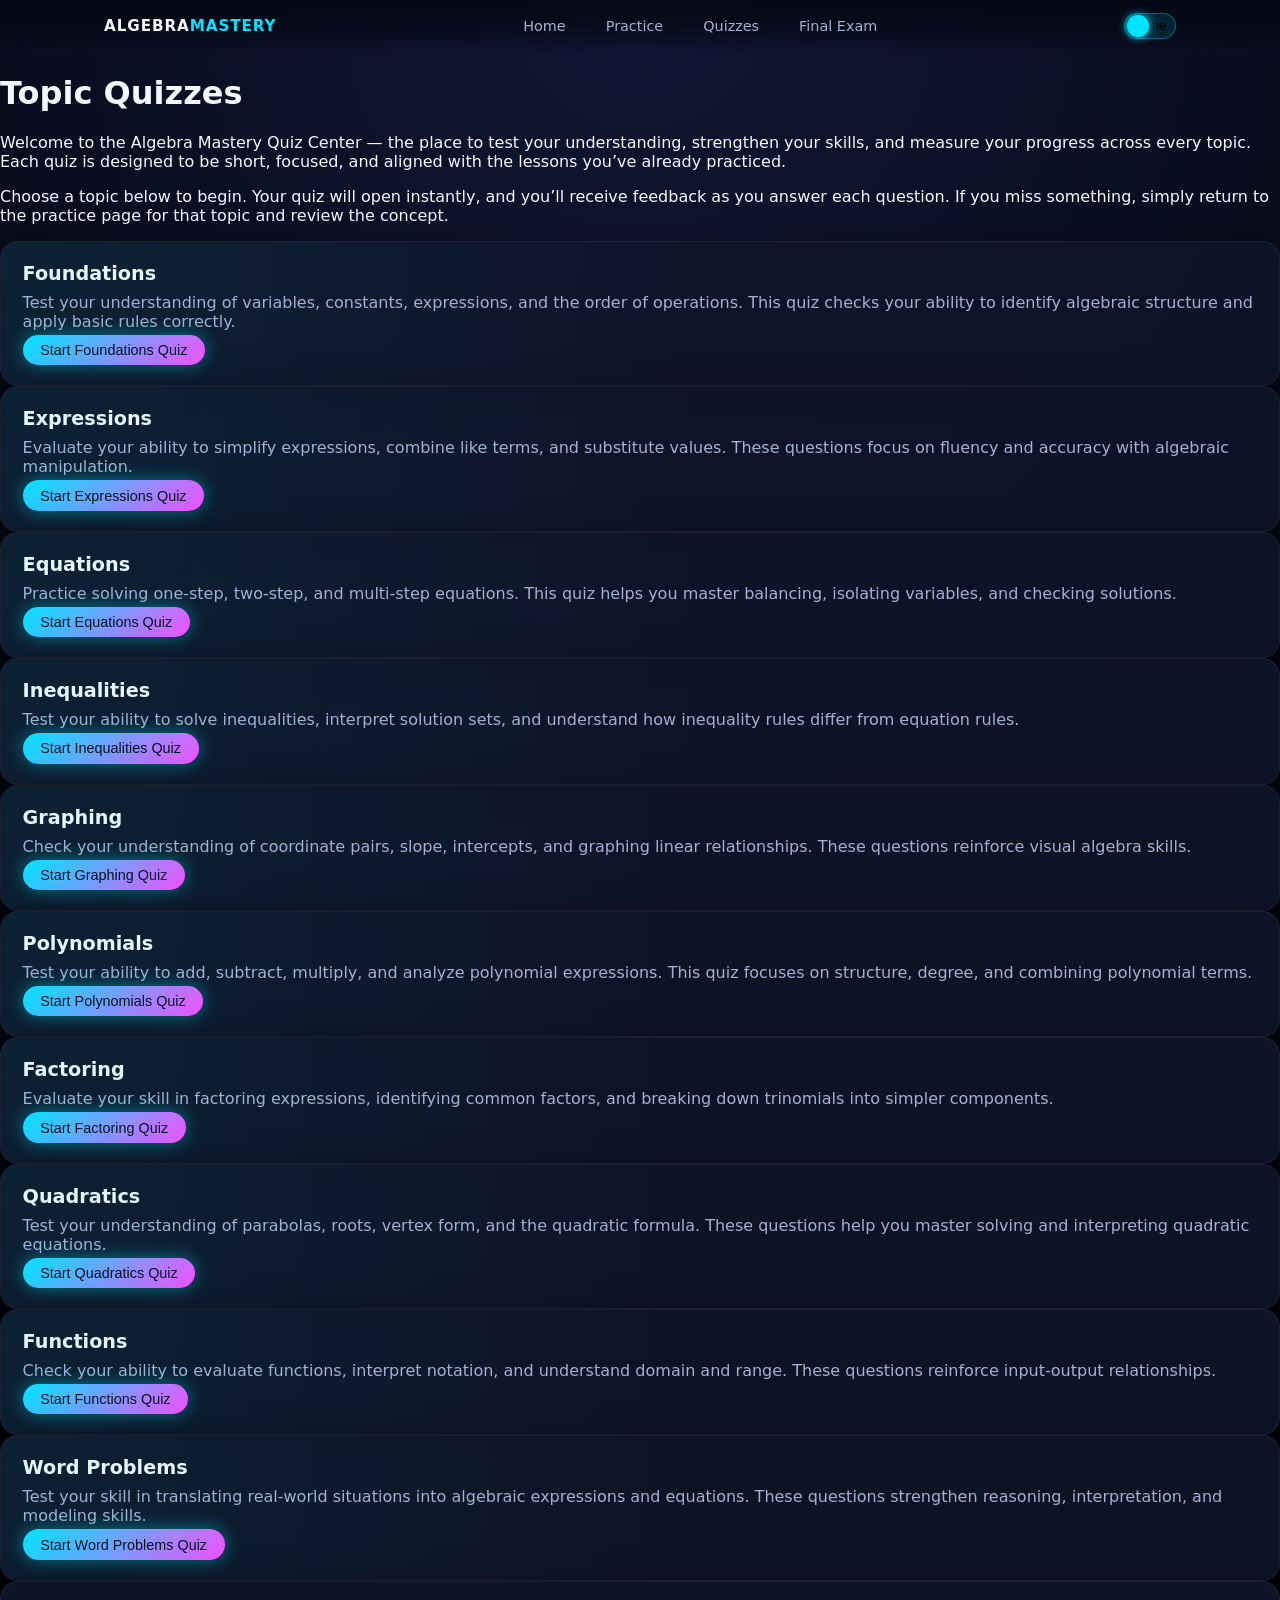
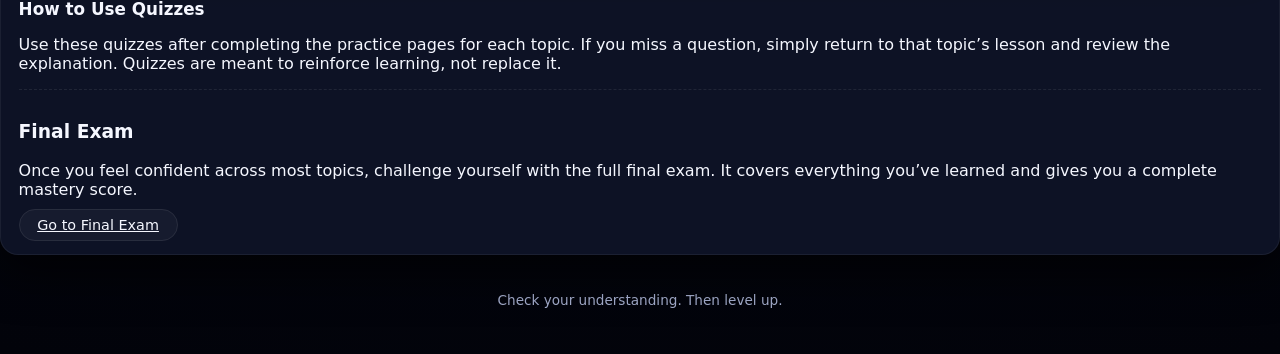
<file: quizzes.html>
<!DOCTYPE html>
<html lang="en">
<head>
    <!-- basic setup -->
    <meta charset="UTF-8" />
    <meta name="viewport" content="width=device-width, initial-scale=1.0" />

    <!-- page title -->
    <title>Algebra Mastery | Quizzes</title>

    <!-- main stylesheet -->
    <link rel="stylesheet" href="style.css" />

    <!-- main script -->
    <script type="module" src="script.js"></script>
</head>

<body>

<!-- top navigation -->
<header class="top-nav">
    <div class="top-nav-inner">

        <!-- logo -->
        <div class="logo">Algebra<span>Mastery</span></div>

        <!-- navigation links -->
        <nav class="nav-links">
            <a href="index.html">Home</a>
            <a href="practice.html">Practice</a>
            <a href="quizzes.html">Quizzes</a>
            <a href="finalexam.html">Final Exam</a>
        </nav>

        <!-- theme toggle -->
        <button class="theme-toggle">
            <span class="theme-toggle-icon"></span>
            Theme
        </button>
    </div>
</header>

<!-- main wrapper -->
<div class="page-shell fade-in-up">

    <!-- page header -->
    <header class="section-header">
        <h1>Topic <span class="neon">Quizzes</span></h1>
        <p>
            Welcome to the Algebra Mastery Quiz Center — the place to test your understanding,
            strengthen your skills, and measure your progress across every topic.
            Each quiz is designed to be short, focused, and aligned with the lessons you’ve already practiced.
        </p>
        <p>
            Choose a topic below to begin. Your quiz will open instantly, and you’ll receive feedback
            as you answer each question. If you miss something, simply return to the practice page
            for that topic and review the concept.
        </p>
    </header>

    <!-- two-column layout -->
    <div class="layout-two-column">

        <!-- left column: quizzes -->
        <section class="content-area">

            <!-- foundations quiz -->
            <section class="lesson-section fade-in">
                <h2 class="neon">Foundations</h2>
                <p>
                    Test your understanding of variables, constants, expressions, and the order of operations.
                    This quiz checks your ability to identify algebraic structure and apply basic rules correctly.
                </p>
                <button class="btn-primary" onclick="quizEngine.startQuiz('foundations')">
                    Start Foundations Quiz
                </button>
            </section>

            <!-- expressions quiz -->
            <section class="lesson-section fade-in">
                <h2 class="neon">Expressions</h2>
                <p>
                    Evaluate your ability to simplify expressions, combine like terms, and substitute values.
                    These questions focus on fluency and accuracy with algebraic manipulation.
                </p>
                <button class="btn-primary" onclick="quizEngine.startQuiz('expressions')">
                    Start Expressions Quiz
                </button>
            </section>

            <!-- equations quiz -->
            <section class="lesson-section fade-in">
                <h2 class="neon">Equations</h2>
                <p>
                    Practice solving one‑step, two‑step, and multi‑step equations.
                    This quiz helps you master balancing, isolating variables, and checking solutions.
                </p>
                <button class="btn-primary" onclick="quizEngine.startQuiz('equations')">
                    Start Equations Quiz
                </button>
            </section>

            <!-- inequalities quiz -->
            <section class="lesson-section fade-in">
                <h2 class="neon">Inequalities</h2>
                <p>
                    Test your ability to solve inequalities, interpret solution sets,
                    and understand how inequality rules differ from equation rules.
                </p>
                <button class="btn-primary" onclick="quizEngine.startQuiz('inequalities')">
                    Start Inequalities Quiz
                </button>
            </section>

            <!-- graphing quiz -->
            <section class="lesson-section fade-in">
                <h2 class="neon">Graphing</h2>
                <p>
                    Check your understanding of coordinate pairs, slope, intercepts,
                    and graphing linear relationships. These questions reinforce visual algebra skills.
                </p>
                <button class="btn-primary" onclick="quizEngine.startQuiz('graphing')">
                    Start Graphing Quiz
                </button>
            </section>

            <!-- polynomials quiz -->
            <section class="lesson-section fade-in">
                <h2 class="neon">Polynomials</h2>
                <p>
                    Test your ability to add, subtract, multiply, and analyze polynomial expressions.
                    This quiz focuses on structure, degree, and combining polynomial terms.
                </p>
                <button class="btn-primary" onclick="quizEngine.startQuiz('polynomials')">
                    Start Polynomials Quiz
                </button>
            </section>

            <!-- factoring quiz -->
            <section class="lesson-section fade-in">
                <h2 class="neon">Factoring</h2>
                <p>
                    Evaluate your skill in factoring expressions, identifying common factors,
                    and breaking down trinomials into simpler components.
                </p>
                <button class="btn-primary" onclick="quizEngine.startQuiz('factoring')">
                    Start Factoring Quiz
                </button>
            </section>

            <!-- quadratics quiz -->
            <section class="lesson-section fade-in">
                <h2 class="neon">Quadratics</h2>
                <p>
                    Test your understanding of parabolas, roots, vertex form, and the quadratic formula.
                    These questions help you master solving and interpreting quadratic equations.
                </p>
                <button class="btn-primary" onclick="quizEngine.startQuiz('quadratics')">
                    Start Quadratics Quiz
                </button>
            </section>

            <!-- functions quiz -->
            <section class="lesson-section fade-in">
                <h2 class="neon">Functions</h2>
                <p>
                    Check your ability to evaluate functions, interpret notation,
                    and understand domain and range. These questions reinforce input‑output relationships.
                </p>
                <button class="btn-primary" onclick="quizEngine.startQuiz('functions')">
                    Start Functions Quiz
                </button>
            </section>

            <!-- word problems quiz -->
            <section class="lesson-section fade-in">
                <h2 class="neon">Word Problems</h2>
                <p>
                    Test your skill in translating real‑world situations into algebraic expressions and equations.
                    These questions strengthen reasoning, interpretation, and modeling skills.
                </p>
                <button class="btn-primary" onclick="quizEngine.startQuiz('wordproblems')">
                    Start Word Problems Quiz
                </button>
            </section>

        </section>

        <!-- right sidebar -->
        <aside class="sidebar slide-in-right">

            <h2 class="neon">How to Use Quizzes</h2>
            <p class="text-soft">
                Use these quizzes after completing the practice pages for each topic.
                If you miss a question, simply return to that topic’s lesson and review the explanation.
                Quizzes are meant to reinforce learning, not replace it.
            </p>

            <div class="sidebar-card">
                <h3 class="neon">Final Exam</h3>
                <p class="text-soft">
                    Once you feel confident across most topics, challenge yourself with the full final exam.
                    It covers everything you’ve learned and gives you a complete mastery score.
                </p>
                <a class="btn-secondary" href="finalexam.html">Go to Final Exam</a>
            </div>
        </aside>

    </div>

</div>

<!-- footer -->
<footer class="site-footer">
    <p>Check your understanding. Then level up.</p>
</footer>

<!-- quiz modal -->
<div class="modal-backdrop">
    <div class="modal">
        <div class="modal-header">
            <h3 class="modal-title">Quiz</h3>
            <button class="modal-close">✕</button>
        </div>
        <div class="modal-body"></div>
    </div>
</div>

</body>
</html>
</file>
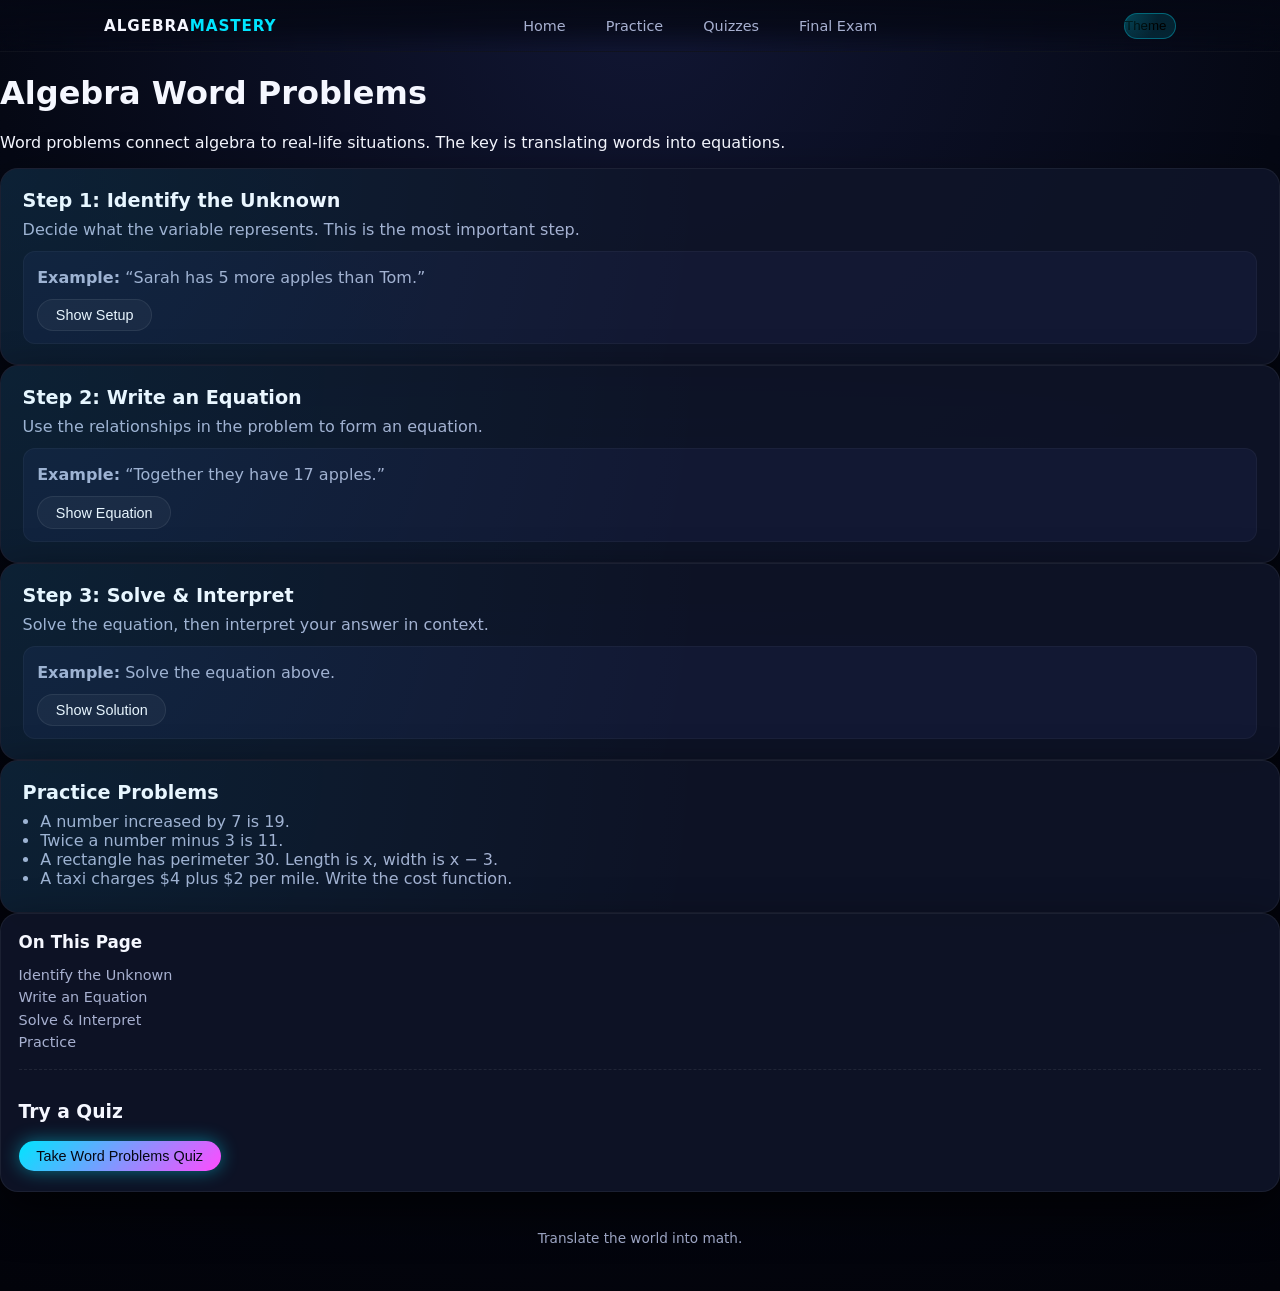
<file: wordproblems.html>
<!DOCTYPE html>
<html lang="en">
<head>
    <meta charset="UTF-8" />
    <meta name="viewport" content="width=device-width, initial-scale=1.0" />
    <title>Word Problems | Algebra Mastery</title>
    <link rel="stylesheet" href="style.css" />
    <script type="module" src="script.js"></script>
</head>

<body>

<header class="top-nav">
    <div class="top-nav-inner">
        <div class="logo">Algebra<span>Mastery</span></div>

        <nav class="nav-links">
            <a href="index.html">Home</a>
            <a href="practice.html">Practice</a>
            <a href="quizzes.html">Quizzes</a>
            <a href="finalexam.html">Final Exam</a>
        </nav>

        <button class="theme-toggle">Theme</button>
    </div>
</header>

<div class="page-shell fade-in-up">

    <header class="section-header">
        <h1>Algebra <span class="neon">Word Problems</span></h1>
        <p>
            Word problems connect algebra to real‑life situations. The key is
            translating words into equations.
        </p>
    </header>

    <div class="layout-two-column">

        <section class="content-area">

            <!-- STEP 1 -->
            <section class="lesson-section fade-in">
                <h2 class="neon">Step 1: Identify the Unknown</h2>
                <p>
                    Decide what the variable represents. This is the most
                    important step.
                </p>

                <div class="interactive-example">
                    <p><strong>Example:</strong> “Sarah has 5 more apples than Tom.”</p>
                    <button class="btn-secondary" data-reveal="wp1">Show Setup</button>
                    <p id="wp1" class="answer hidden">
                        Let x = Tom’s apples → Sarah = x + 5
                    </p>
                </div>
            </section>

            <!-- STEP 2 -->
            <section class="lesson-section fade-in">
                <h2 class="neon">Step 2: Write an Equation</h2>
                <p>
                    Use the relationships in the problem to form an equation.
                </p>

                <div class="interactive-example">
                    <p><strong>Example:</strong> “Together they have 17 apples.”</p>
                    <button class="btn-secondary" data-reveal="wp2">Show Equation</button>
                    <p id="wp2" class="answer hidden">
                        x + (x + 5) = 17
                    </p>
                </div>
            </section>

            <!-- STEP 3 -->
            <section class="lesson-section fade-in">
                <h2 class="neon">Step 3: Solve & Interpret</h2>
                <p>
                    Solve the equation, then interpret your answer in context.
                </p>

                <div class="interactive-example">
                    <p><strong>Example:</strong> Solve the equation above.</p>
                    <button class="btn-secondary" data-reveal="wp3">Show Solution</button>
                    <p id="wp3" class="answer hidden">
                        x = 6 → Tom has 6 apples, Sarah has 11.
                    </p>
                </div>
            </section>

            <!-- PRACTICE -->
            <section class="lesson-section fade-in">
                <h2 class="neon">Practice Problems</h2>
                <ul class="practice-list">
                    <li>A number increased by 7 is 19.</li>
                    <li>Twice a number minus 3 is 11.</li>
                    <li>A rectangle has perimeter 30. Length is x, width is x − 3.</li>
                    <li>A taxi charges $4 plus $2 per mile. Write the cost function.</li>
                </ul>
            </section>

        </section>

        <!-- SIDEBAR -->
        <aside class="sidebar slide-in-right">
            <h2 class="neon">On This Page</h2>
            <ul class="outline-list">
                <li>Identify the Unknown</li>
                <li>Write an Equation</li>
                <li>Solve & Interpret</li>
                <li>Practice</li>
            </ul>

            <div class="sidebar-card">
                <h3 class="neon">Try a Quiz</h3>
                <button class="btn-primary" onclick="quizEngine.startQuiz('wordproblems')">
                    Take Word Problems Quiz
                </button>
            </div>
        </aside>

    </div>

</div>

<footer class="site-footer">
    <p>Translate the world into math.</p>
</footer>

<!-- MODAL -->
<div class="modal-backdrop">
    <div class="modal">
        <div class="modal-header">
            <h3 class="modal-title">Quiz</h3>
            <button class="modal-close">✕</button>
        </div>
        <div class="modal-body"></div>
    </div>
</div>

</body>
</html>
</file>
<file: style.css>
/* =========================
   ROOT & THEME
   ========================= */
:root {
    --bg-main: #050814;
    --bg-elevated: rgba(15, 20, 40, 0.9);
    --bg-elevated-soft: rgba(20, 26, 55, 0.85);
    --border-subtle: rgba(255, 255, 255, 0.06);
    --neon-primary: #00e5ff;
    --neon-secondary: #ff4bff;
    --accent-soft: rgba(0, 229, 255, 0.12);
    --text-primary: #f5f7ff;
    --text-soft: #a7b0d0;
    --shadow-soft: 0 18px 45px rgba(0, 0, 0, 0.65);
    --radius-lg: 18px;
    --radius-md: 12px;
    --radius-pill: 999px;
    --transition-fast: 180ms ease-out;
    --transition-med: 260ms ease-out;
}

:root.theme-light {
    --bg-main: #f5f7ff;
    --bg-elevated: rgba(255, 255, 255, 0.9);
    --bg-elevated-soft: rgba(245, 247, 255, 0.95);
    --border-subtle: rgba(10, 20, 60, 0.08);
    --text-primary: #101326;
    --text-soft: #5b6280;
    --shadow-soft: 0 18px 40px rgba(15, 20, 40, 0.18);
}

/* =========================
   GLOBAL
   ========================= */
*,
*::before,
*::after {
    box-sizing: border-box;
}

html, body {
    margin: 0;
    padding: 0;
    font-family: system-ui, -apple-system, BlinkMacSystemFont, "SF Pro Text",
        "Segoe UI", sans-serif;
    background: radial-gradient(circle at top, #111633 0, #050814 45%, #02030a 100%);
    color: var(--text-primary);
    min-height: 100%;
}

body {
    display: flex;
    flex-direction: column;
}

/* =========================
   TOP NAV
   ========================= */
.top-nav {
    position: sticky;
    top: 0;
    z-index: 40;
    backdrop-filter: blur(18px);
    background: linear-gradient(
        to bottom,
        rgba(5, 8, 20, 0.92),
        rgba(5, 8, 20, 0.75),
        transparent
    );
    border-bottom: 1px solid rgba(255, 255, 255, 0.04);
}

.top-nav-inner {
    max-width: 1120px;
    margin: 0 auto;
    padding: 0.75rem 1.5rem;
    display: flex;
    align-items: center;
    justify-content: space-between;
    gap: 1.5rem;
}

.logo {
    font-weight: 700;
    letter-spacing: 0.06em;
    text-transform: uppercase;
    font-size: 0.95rem;
    color: var(--text-primary);
}

.logo span {
    color: var(--neon-primary);
}

.nav-links {
    display: flex;
    gap: 1rem;
    align-items: center;
}

.nav-links a {
    font-size: 0.9rem;
    text-decoration: none;
    color: var(--text-soft);
    padding: 0.35rem 0.75rem;
    border-radius: 999px;
    transition: color var(--transition-fast), background var(--transition-fast);
}

.nav-links a:hover {
    color: var(--neon-primary);
    background: rgba(0, 229, 255, 0.08);
}

/* =========================
   MODERN THEME TOGGLE SWITCH
   ========================= */

.theme-toggle {
    position: relative;
    width: 52px;
    height: 26px;
    border-radius: 999px;
    border: 1px solid rgba(0, 229, 255, 0.35);
    background: rgba(0, 229, 255, 0.12);
    cursor: pointer;
    display: flex;
    align-items: center;
    padding: 0;
    transition: background var(--transition-fast), box-shadow var(--transition-fast);
}

.theme-toggle:hover {
    box-shadow: 0 0 18px rgba(0, 229, 255, 0.45);
}

/* Toggle track glow */
.theme-toggle::before {
    content: "";
    position: absolute;
    inset: 0;
    border-radius: inherit;
    background: radial-gradient(circle at top left, rgba(0, 229, 255, 0.25), transparent 60%);
    opacity: 0.7;
    pointer-events: none;
}

/* Sliding icon */
.theme-toggle-icon {
    width: 22px;
    height: 22px;
    border-radius: 50%;
    background: var(--neon-primary);
    box-shadow: 0 0 10px var(--neon-primary);
    position: absolute;
    left: 2px;
    transition: transform 300ms ease, background 300ms ease, box-shadow 300ms ease;
}

/* Light mode → sun */
.theme-light .theme-toggle-icon {
    transform: translateX(26px);
    background: #ffd54a;
    box-shadow: 0 0 10px #ffd54a;
}

/* Dark mode → moon */
.theme-dark .theme-toggle-icon {
    transform: translateX(0);
    background: #00e5ff;
    box-shadow: 0 0 10px #00e5ff;
}


/* =========================
   LESSON SECTIONS
   ========================= */
.lesson-section {
    background: var(--bg-elevated);
    border-radius: var(--radius-lg);
    padding: 1.25rem 1.35rem;
    border: 1px solid var(--border-subtle);
    box-shadow: var(--shadow-soft);
    position: relative;
    overflow: hidden;
}

.lesson-section::before {
    content: '';
    position: absolute;
    inset: 0;
    background: radial-gradient(circle at top left, rgba(0, 229, 255, 0.08), transparent 55%);
    opacity: 0.9;
    pointer-events: none;
}

.lesson-section h2 {
    margin: 0 0 0.5rem;
    font-size: 1.2rem;
}

.lesson-section p {
    margin: 0.25rem 0;
    color: var(--text-soft);
}

.lesson-section ul {
    margin: 0.5rem 0 0.25rem 1.1rem;
    padding: 0;
    color: var(--text-soft);
}

/* =========================
   EXAMPLES & INTERACTIVE
   ========================= */
.example,
.interactive-example {
    margin-top: 0.75rem;
    padding: 0.75rem 0.85rem;
    border-radius: var(--radius-md);
    background: var(--bg-elevated-soft);
    border: 1px solid rgba(255, 255, 255, 0.04);
}

.interactive-example button {
    margin-top: 0.5rem;
}

.answer.hidden {
    display: none;
}

.answer {
    margin-top: 0.5rem;
    color: var(--text-primary);
}

/* =========================
   SIDEBAR
   ========================= */
.sidebar {
    position: sticky;
    top: 4.5rem;
    background: var(--bg-elevated);
    border-radius: var(--radius-lg);
    padding: 1.1rem 1.1rem 1.25rem;
    border: 1px solid var(--border-subtle);
    box-shadow: var(--shadow-soft);
}

.sidebar h2 {
    margin: 0 0 0.75rem;
    font-size: 1.05rem;
}

.outline-list {
    list-style: none;
    padding: 0;
    margin: 0 0 1rem;
    font-size: 0.9rem;
    color: var(--text-soft);
}

.outline-list li {
    padding: 0.2rem 0;
}

.sidebar-card {
    margin-top: 0.75rem;
    padding-top: 0.75rem;
    border-top: 1px dashed rgba(255, 255, 255, 0.08);
}

/* =========================
   BUTTONS
   ========================= */
.btn-primary,
.btn-secondary,
.btn-outline {
    font-size: 0.9rem;
    border-radius: var(--radius-pill);
    padding: 0.45rem 1.1rem;
    border: none;
    cursor: pointer;
    transition: background var(--transition-fast), color var(--transition-fast),
        box-shadow var(--transition-fast), transform var(--transition-fast);
}

.btn-primary {
    background: linear-gradient(135deg, #00e5ff, #ff4bff);
    color: #050814;
    box-shadow: 0 0 18px rgba(0, 229, 255, 0.45);
}

.btn-primary:hover {
    transform: translateY(-1px);
    box-shadow: 0 0 26px rgba(0, 229, 255, 0.7);
}

.btn-secondary {
    background: rgba(255, 255, 255, 0.04);
    color: var(--text-primary);
    border: 1px solid rgba(255, 255, 255, 0.08);
}

.btn-secondary:hover {
    background: rgba(255, 255, 255, 0.08);
}

.btn-outline {
    background: transparent;
    color: var(--text-soft);
    border: 1px solid rgba(255, 255, 255, 0.18);
}

.btn-outline:hover {
    color: var(--neon-primary);
    border-color: var(--neon-primary);
}

/* =========================
   PRACTICE LIST
   ========================= */
.practice-list {
    margin: 0.5rem 0 0;
    padding-left: 1.1rem;
    color: var(--text-soft);
}

/* =========================
   FOOTER
   ========================= */
.site-footer {
    margin-top: auto;
    padding: 1.5rem 1.5rem 2rem;
    text-align: center;
    font-size: 0.85rem;
    color: var(--text-soft);
}

/* =========================
   MODAL
   ========================= */
.modal-backdrop {
    position: fixed;
    inset: 0;
    background: rgba(2, 4, 12, 0.78);
    backdrop-filter: blur(18px);
    display: none;
    align-items: center;
    justify-content: center;
    z-index: 60;
}

.modal-backdrop.visible {
    display: flex;
}

.modal {
    width: min(640px, 100% - 2.5rem);
    background: var(--bg-elevated);
    border-radius: 18px;
    border: 1px solid rgba(255, 255, 255, 0.06);
    box-shadow: 0 24px 60px rgba(0, 0, 0, 0.75);
    padding: 1rem 1.1rem 1.2rem;
    position: relative;
}

.modal-header {
    display: flex;
    align-items: center;
    justify-content: space-between;
    gap: 0.75rem;
    margin-bottom: 0.75rem;
}

.modal-title {
    font-size: 1rem;
    font-weight: 600;
}

.modal-close {
    background: transparent;
    border: none;
    color: var(--text-primary);
    font-size: 1.4rem;
    cursor: pointer;
    padding: 0.1rem 0.4rem;
    border-radius: 6px;
    transition: color var(--transition-fast), text-shadow var(--transition-fast),
        background var(--transition-fast);
}

.modal-close:hover {
    color: var(--neon-primary);
    text-shadow: 0 0 8px var(--neon-primary);
    background: rgba(255, 255, 255, 0.04);
}

.modal-body {
    max-height: 70vh;
    overflow-y: auto;
    padding-top: 0.25rem;
}

/* =========================
   QUIZ UI
   ========================= */
.quiz-header-row {
    display: flex;
    justify-content: space-between;
    align-items: center;
    margin-bottom: 0.9rem;
    font-size: 0.9rem;
}

.quiz-timer {
    font-weight: 600;
    color: var(--text-primary);
}

.quiz-timer.timer-warning {
    color: #ff6b6b;
    text-shadow: 0 0 8px #ff6b6b;
}

.quiz-progress {
    color: var(--text-soft);
}

.quiz-question p {
    margin: 0 0 0.75rem;
    color: var(--text-primary);
}

.quiz-options {
    margin-bottom: 0.9rem;
}

.quiz-option {
    display: flex;
    align-items: center;
    gap: 0.5rem;
    margin-bottom: 0.45rem;
    font-size: 0.9rem;
    color: var(--text-soft);
}

.quiz-option input[type="radio"] {
    accent-color: var(--neon-primary);
}

.quiz-controls {
    display: flex;
    justify-content: flex-end;
    gap: 0.5rem;
}

.quiz-results {
    text-align: center;
    padding: 1rem 0.5rem;
}

.quiz-results h3 {
    margin: 0 0 0.5rem;
    font-size: 1.3rem;
}

.quiz-results p {
    margin: 0.25rem 0;
    font-size: 0.95rem;
}

.quiz-results-actions {
    display: flex;
    justify-content: center;
    gap: 0.75rem;
    margin-top: 1rem;
}

.final-certificate-btn {
    margin-top: 1rem;
}

/* =========================
   TABLES (OPTIONAL)
   ========================= */
table {
    width: 100%;
    border-collapse: collapse;
    margin: 1rem 0;
    font-size: 0.9rem;
}

table th,
table td {
    padding: 0.6rem 0.75rem;
    border-bottom: 1px solid rgba(255, 255, 255, 0.06);
}

table th {
    text-align: left;
    color: var(--neon-primary);
}

/* =========================
   FORMS (OPTIONAL)
   ========================= */
input[type="text"],
input[type="number"],
textarea {
    width: 100%;
    padding: 0.55rem 0.75rem;
    border-radius: var(--radius-md);
    border: 1px solid rgba(255, 255, 255, 0.12);
    background: var(--bg-elevated-soft);
    color: var(--text-primary);
    font-size: 0.9rem;
    transition: border var(--transition-fast), box-shadow var(--transition-fast);
}

input:focus,
textarea:focus {
    border-color: var(--neon-primary);
    box-shadow: 0 0 8px rgba(0, 229, 255, 0.4);
    outline: none;
}

/* =========================
   ALERT / INFO BOXES
   ========================= */
.alert,
.info-box {
    padding: 0.75rem 1rem;
    border-radius: var(--radius-md);
    margin: 1rem 0;
    font-size: 0.9rem;
}

.alert {
    background: rgba(255, 80, 80, 0.12);
    border: 1px solid rgba(255, 80, 80, 0.25);
    color: #ff6b6b;
}

.info-box {
    background: rgba(0, 229, 255, 0.12);
    border: 1px solid rgba(0, 229, 255, 0.25);
    color: var(--neon-primary);
}

/* =========================
   CARDS (OPTIONAL)
   ========================= */
.card {
    background: var(--bg-elevated);
    border-radius: var(--radius-lg);
    padding: 1.25rem;
    border: 1px solid var(--border-subtle);
    box-shadow: var(--shadow-soft);
    position: relative;
}

.card h3 {
    margin-top: 0;
}

/* =========================
   UTILITIES
   ========================= */
.center {
    text-align: center;
}

.mt-sm {
    margin-top: 0.5rem;
}

.mt-md {
    margin-top: 1rem;
}

.mt-lg {
    margin-top: 1.75rem;
}

.mb-sm {
    margin-bottom: 0.5rem;
}

.mb-md {
    margin-bottom: 1rem;
}

.mb-lg {
    margin-bottom: 1.75rem;
}

/* =========================
   ANIMATIONS
   ========================= */
.fade-in-up {
    animation: fadeInUp 420ms ease-out;
}

.fade-in {
    animation: fadeIn 380ms ease-out;
}

.slide-in-right {
    animation: slideInRight 420ms ease-out;
}

@keyframes fadeInUp {
    from {
        opacity: 0;
        transform
</file>
